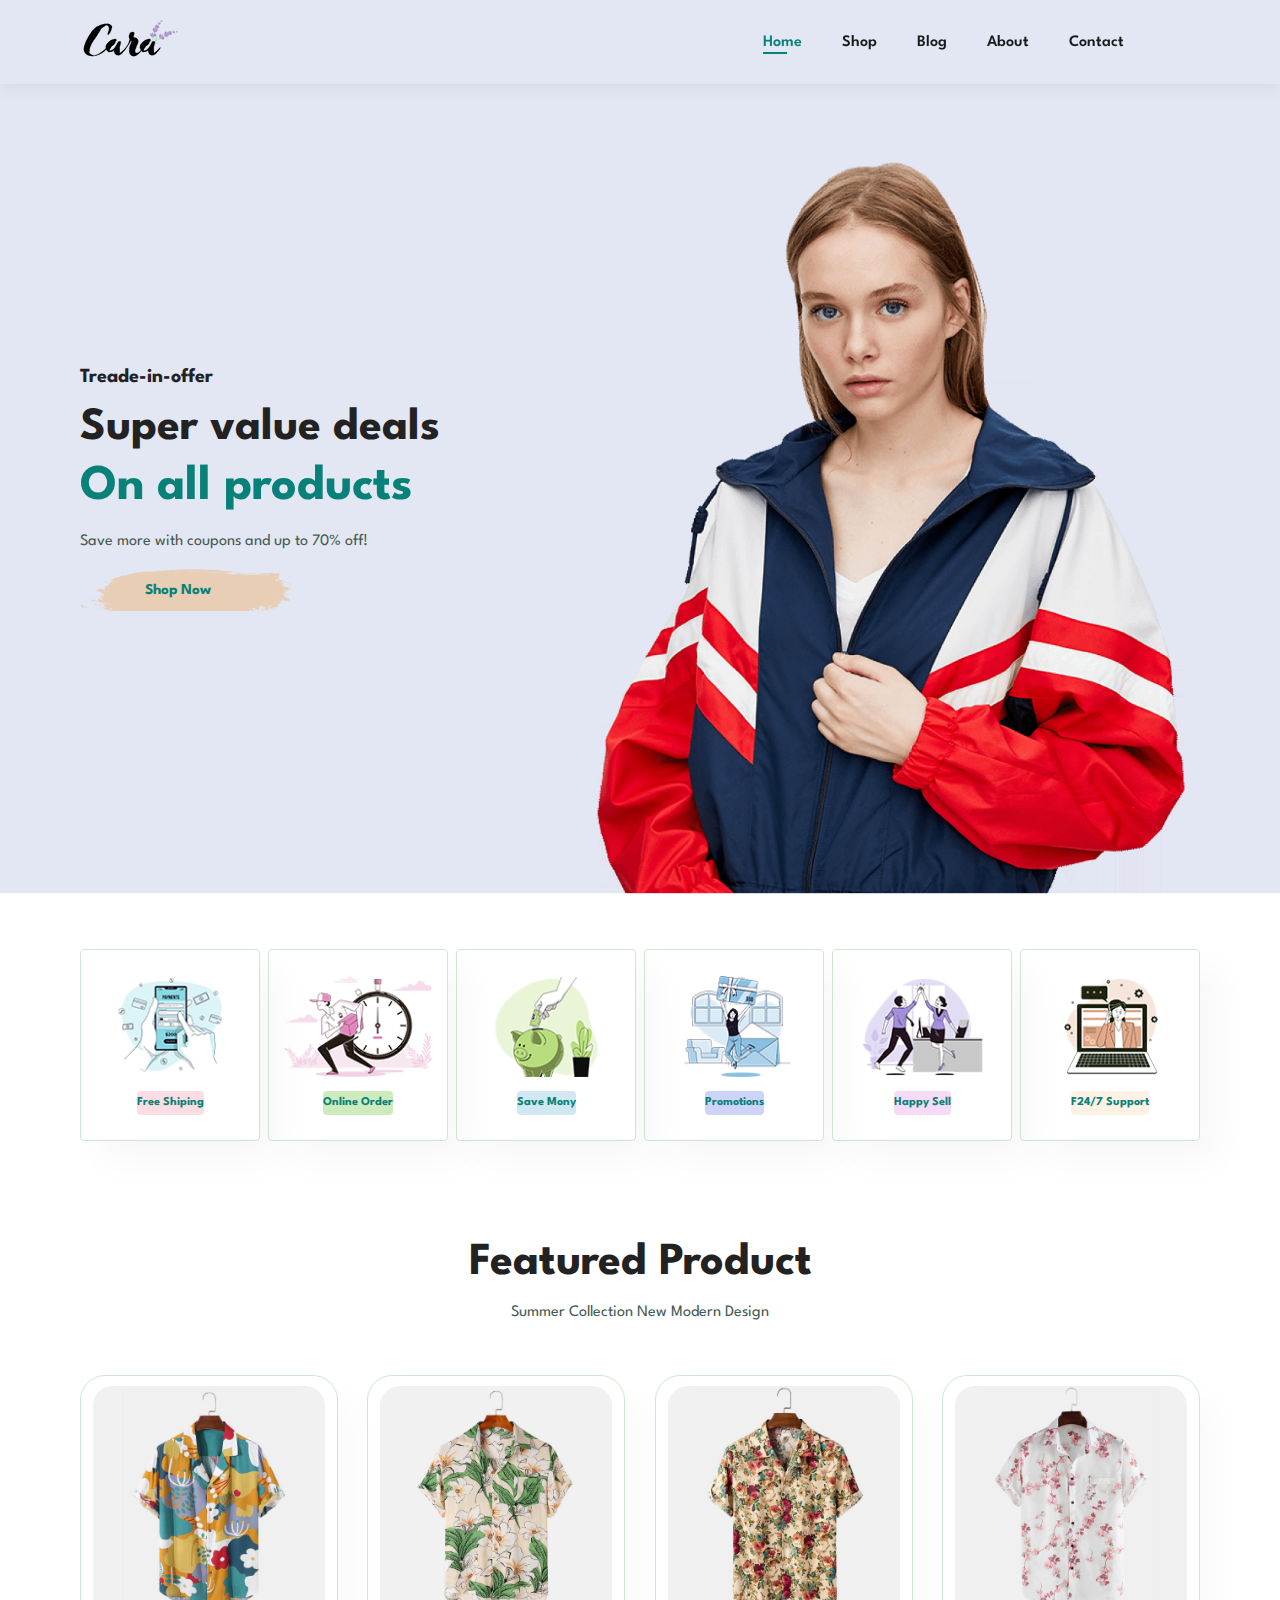
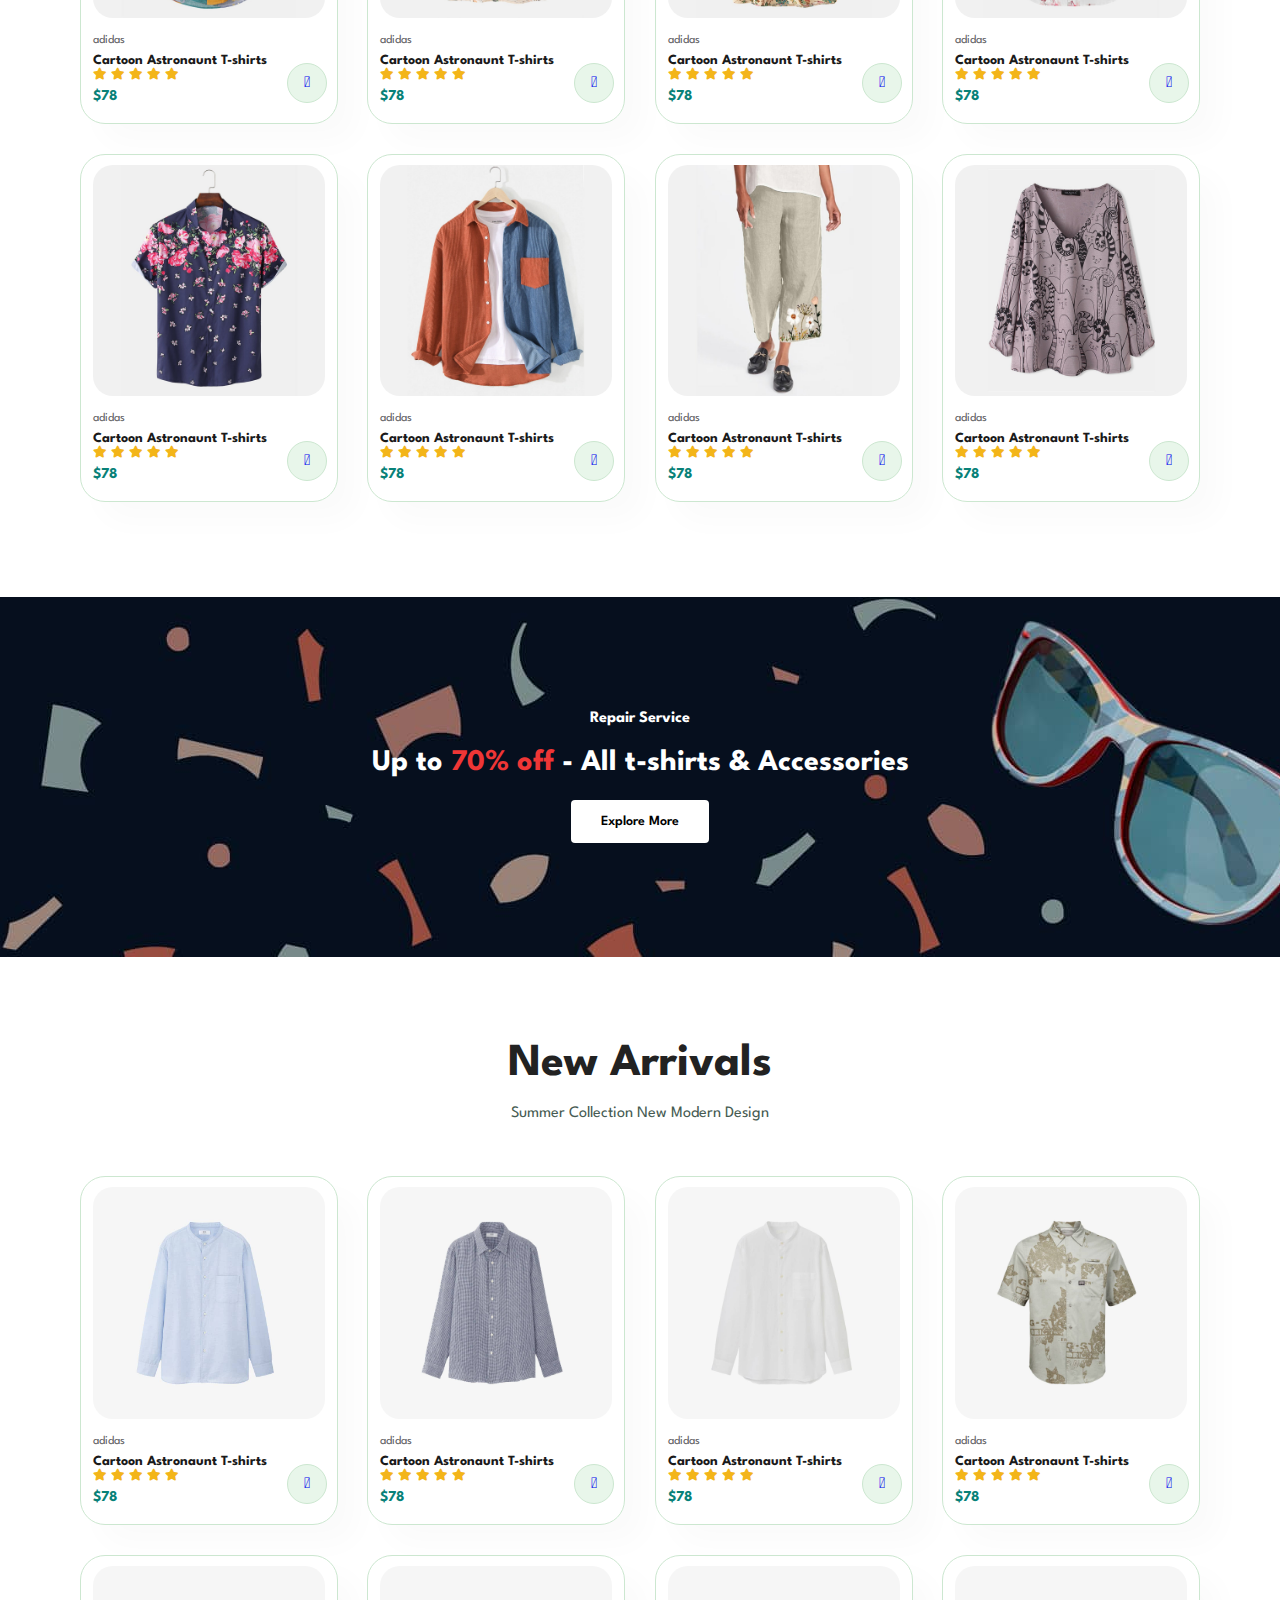
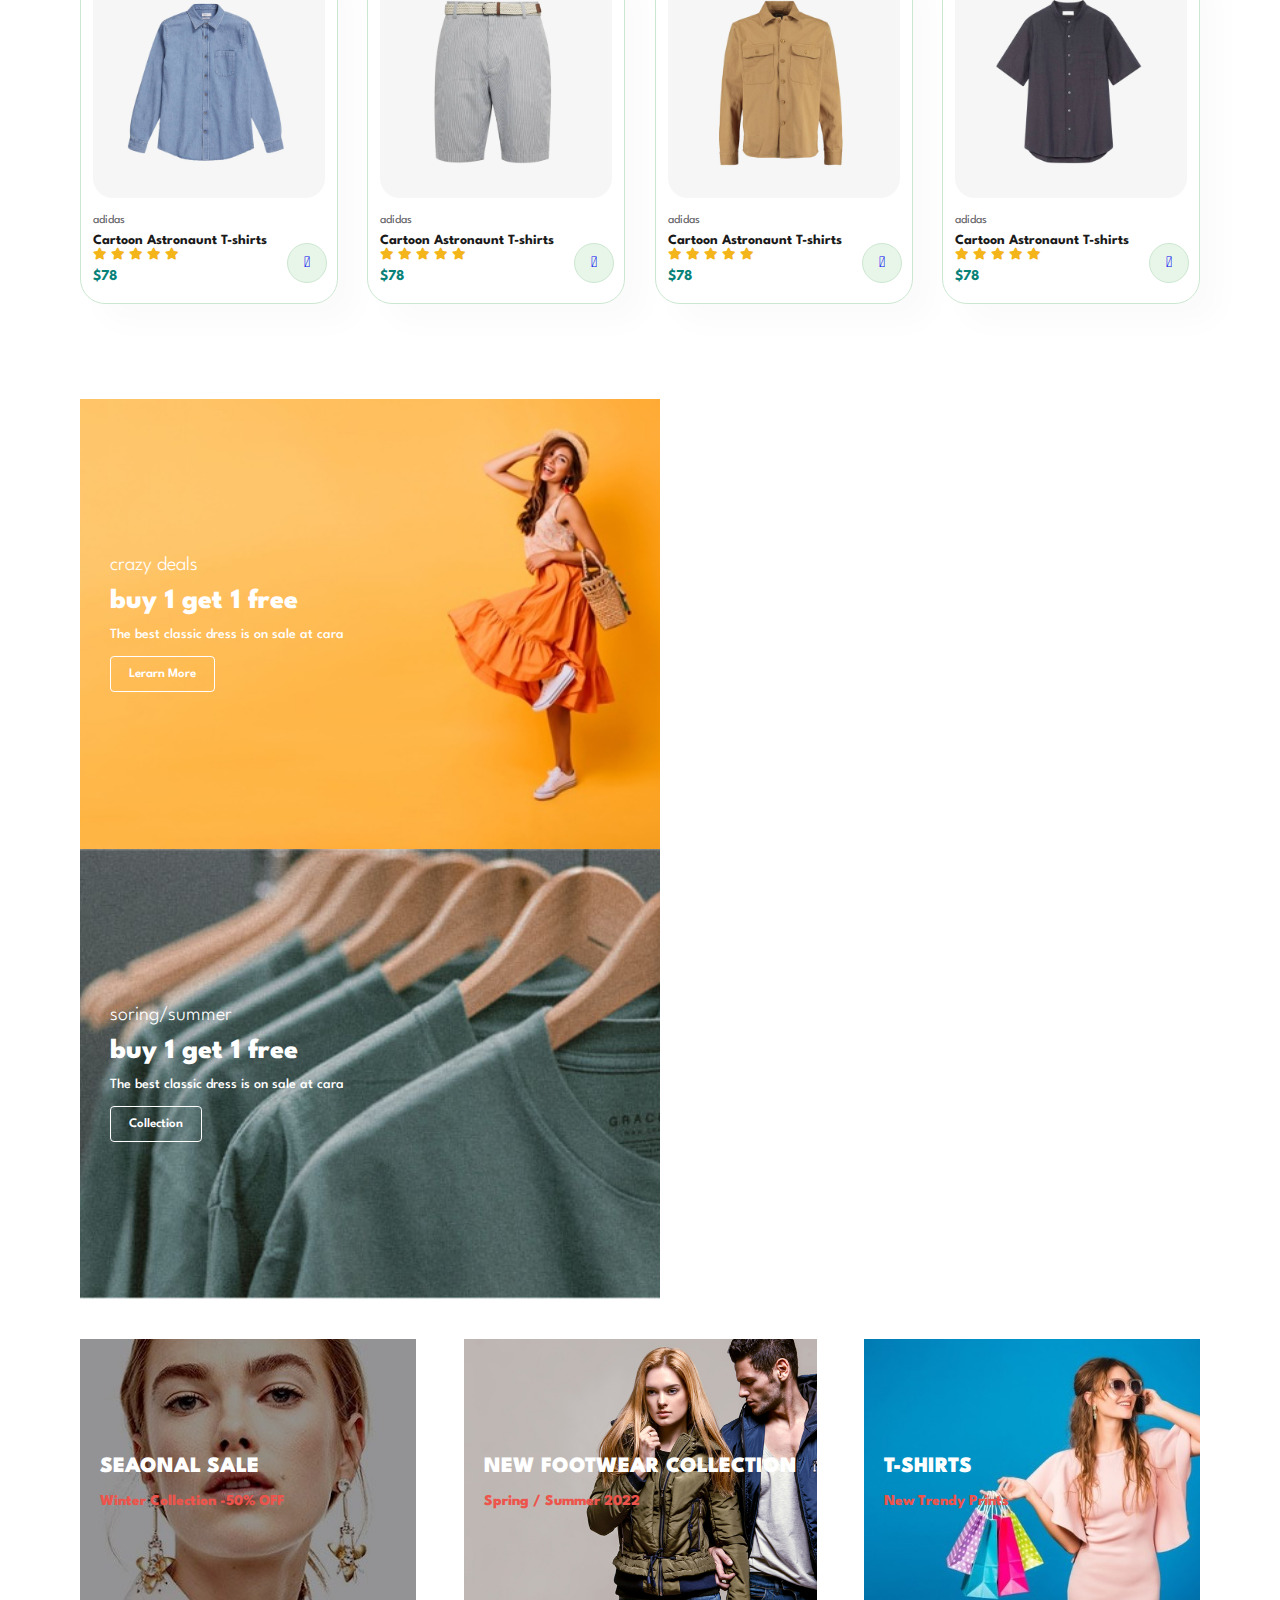
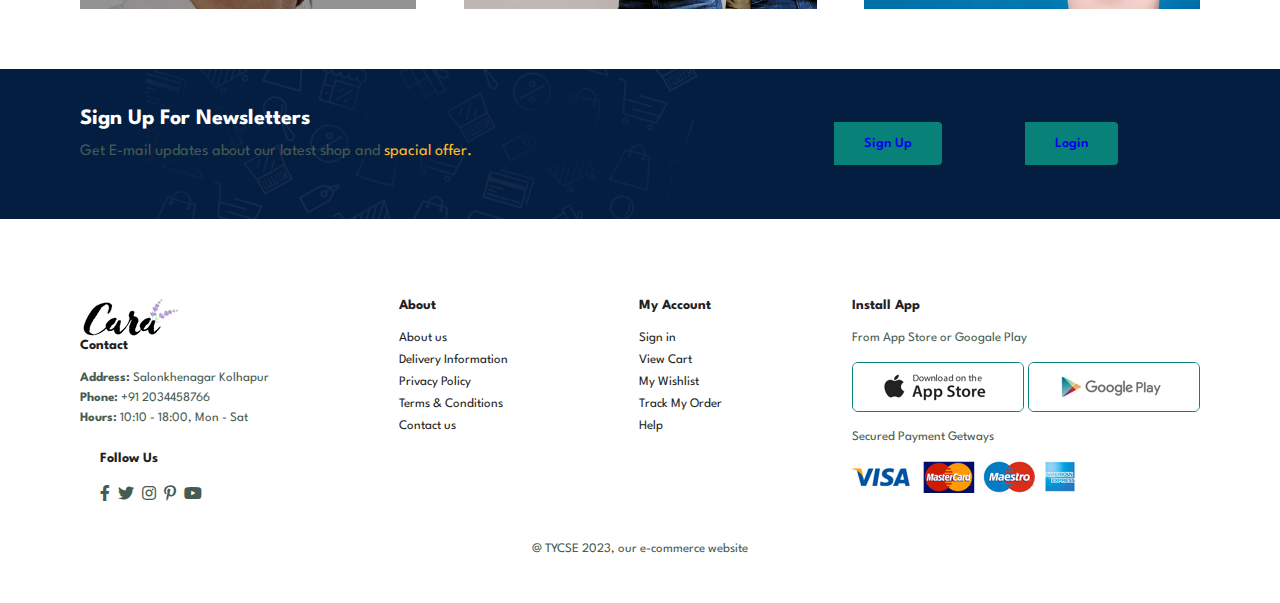
<file: Cara_Web/index.html>
<!DOCTYPE html>
<html lang="en">

<head>
    <meta charset="UTF-8">
    <meta http-equiv="X-UA-Compatible" content="IE=edge">
    <meta name="viewport" content="width=device-width, initial-scale=1.0">
    <title>Ecommerce Web</title>
    <link rel="stylesheet" href="https://pro.fontawesome.com/releases/v5.10.0/css/all.css" />

    <link rel="stylesheet" href="style.css">
</head>

<body>
    <section id="header">
        <a href="#"><img src="img/logo.png" alt=""></a>
        <div>
            <ul id="navbar">
                <li><a class="active" href="index.html">Home</a></li>
                <li><a href="shop.html">Shop</a></li>
                <li><a href="blog.html">Blog</a></li>
                <li><a href="about.html">About</a></li>
                <li><a href="contact.html">Contact</a></li>
                <li id="lg-bag"><a href="cart.html"><i class="far fa-shopping-cart" aria-hidden="true"></i></a></li>
                <a href="#" id="close"><i class="far fa-times"></i></a>

            </ul>
        </div>

        <div id="mobile">

            <a href="cart.html"><i class="fa fa-shopping-cart" aria-hidden="true"></i></a>
            <i id="bar" class="fas fa-outdent"></i>
        </div>

    </section>

    <section id="hero">
        <h4>Treade-in-offer</h4>
        <h2>Super value deals</h2>
        <h1>On all products</h1>
        <p>Save more with coupons and up to 70% off!</p>
        <button>Shop Now</button>
    </section>

    <section id="feature" class="section-p1">
        <div class="fe-box">
            <img src="img/features/f1.png" alt="">
            <h6>Free Shiping</h6>
        </div>
        <div class="fe-box">
            <img src="img/features/f2.png" alt="">
            <h6>Online Order</h6>
        </div>
        <div class="fe-box">
            <img src="img/features/f3.png" alt="">
            <h6>Save Mony</h6>
        </div>
        <div class="fe-box">
            <img src="img/features/f4.png" alt="">
            <h6>Promotions</h6>
        </div>
        <div class="fe-box">
            <img src="img/features/f5.png" alt="">
            <h6>Happy Sell</h6>
        </div>
        <div class="fe-box">
            <img src="img/features/f6.png" alt="">
            <h6>F24/7 Support</h6>
        </div>
    </section>

    <section id="product1" class="section-p1">
        <h2>Featured Product</h2>
        <p>Summer Collection New Modern Design</p>
        <div class="pro-container">
            <div class="pro">
                <img src="img/products/f1.jpg" alt="">
                <div class="des">
                    <span>adidas</span>
                    <h5>Cartoon Astronaunt T-shirts</h5>
                    <div class="star">
                        <i class="fas fa-star"></i>
                        <i class="fas fa-star"></i>
                        <i class="fas fa-star"></i>
                        <i class="fas fa-star"></i>
                        <i class="fas fa-star"></i>
                    </div>
                    <h4>$78</h4>

                </div>
                <a href="#"><i class="fal fa-shopping-cart cart"></i></a>
            </div>
            <div class="pro">
                <img src="img/products/f2.jpg" alt="">
                <div class="des">
                    <span>adidas</span>
                    <h5>Cartoon Astronaunt T-shirts</h5>
                    <div class="star">
                        <i class="fas fa-star"></i>
                        <i class="fas fa-star"></i>
                        <i class="fas fa-star"></i>
                        <i class="fas fa-star"></i>
                        <i class="fas fa-star"></i>
                    </div>
                    <h4>$78</h4>

                </div>
                <a href="#"><i class="fal fa-shopping-cart cart"></i></a>
            </div>
            <div class="pro">
                <img src="img/products/f3.jpg" alt="">
                <div class="des">
                    <span>adidas</span>
                    <h5>Cartoon Astronaunt T-shirts</h5>
                    <div class="star">
                        <i class="fas fa-star"></i>
                        <i class="fas fa-star"></i>
                        <i class="fas fa-star"></i>
                        <i class="fas fa-star"></i>
                        <i class="fas fa-star"></i>
                    </div>
                    <h4>$78</h4>

                </div>
                <a href="#"><i class="fal fa-shopping-cart cart"></i></a>
            </div>
            <div class="pro">
                <img src="img/products/f4.jpg" alt="">
                <div class="des">
                    <span>adidas</span>
                    <h5>Cartoon Astronaunt T-shirts</h5>
                    <div class="star">
                        <i class="fas fa-star"></i>
                        <i class="fas fa-star"></i>
                        <i class="fas fa-star"></i>
                        <i class="fas fa-star"></i>
                        <i class="fas fa-star"></i>
                    </div>
                    <h4>$78</h4>

                </div>
                <a href="#"><i class="fal fa-shopping-cart cart"></i></a>
            </div>
            <div class="pro">
                <img src="img/products/f5.jpg" alt="">
                <div class="des">
                    <span>adidas</span>
                    <h5>Cartoon Astronaunt T-shirts</h5>
                    <div class="star">
                        <i class="fas fa-star"></i>
                        <i class="fas fa-star"></i>
                        <i class="fas fa-star"></i>
                        <i class="fas fa-star"></i>
                        <i class="fas fa-star"></i>
                    </div>
                    <h4>$78</h4>

                </div>
                <a href="#"><i class="fal fa-shopping-cart cart"></i></a>
            </div>
            <div class="pro">
                <img src="img/products/f6.jpg" alt="">
                <div class="des">
                    <span>adidas</span>
                    <h5>Cartoon Astronaunt T-shirts</h5>
                    <div class="star">
                        <i class="fas fa-star"></i>
                        <i class="fas fa-star"></i>
                        <i class="fas fa-star"></i>
                        <i class="fas fa-star"></i>
                        <i class="fas fa-star"></i>
                    </div>
                    <h4>$78</h4>

                </div>
                <a href="#"><i class="fal fa-shopping-cart cart"></i></a>
            </div>
            <div class="pro">
                <img src="img/products/f7.jpg" alt="">
                <div class="des">
                    <span>adidas</span>
                    <h5>Cartoon Astronaunt T-shirts</h5>
                    <div class="star">
                        <i class="fas fa-star"></i>
                        <i class="fas fa-star"></i>
                        <i class="fas fa-star"></i>
                        <i class="fas fa-star"></i>
                        <i class="fas fa-star"></i>
                    </div>
                    <h4>$78</h4>

                </div>
                <a href="#"><i class="fal fa-shopping-cart cart"></i></a>
            </div>
            <div class="pro">
                <img src="img/products/f8.jpg" alt="">
                <div class="des">
                    <span>adidas</span>
                    <h5>Cartoon Astronaunt T-shirts</h5>
                    <div class="star">
                        <i class="fas fa-star"></i>
                        <i class="fas fa-star"></i>
                        <i class="fas fa-star"></i>
                        <i class="fas fa-star"></i>
                        <i class="fas fa-star"></i>
                    </div>
                    <h4>$78</h4>

                </div>
                <a href="#"><i class="fal fa-shopping-cart cart"></i></a>
            </div>
        </div>

    </section>

    <section id="banner" class="section-m1">
        <h4>Repair Service</h4>
        <h2>Up to <span>70% off</span> - All t-shirts & Accessories</h2>
        <button class="normal">Explore More</button>
    </section>

    <section id="product1" class="section-p1">
        <h2>New Arrivals</h2>
        <p>Summer Collection New Modern Design</p>
        <div class="pro-container">
            <div class="pro">
                <img src="img/products/n1.jpg" alt="">
                <div class="des">
                    <span>adidas</span>
                    <h5>Cartoon Astronaunt T-shirts</h5>
                    <div class="star">
                        <i class="fas fa-star"></i>
                        <i class="fas fa-star"></i>
                        <i class="fas fa-star"></i>
                        <i class="fas fa-star"></i>
                        <i class="fas fa-star"></i>
                    </div>
                    <h4>$78</h4>

                </div>
                <a href="#"><i class="fal fa-shopping-cart cart"></i></a>
            </div>
            <div class="pro">
                <img src="img/products/n2.jpg" alt="">
                <div class="des">
                    <span>adidas</span>
                    <h5>Cartoon Astronaunt T-shirts</h5>
                    <div class="star">
                        <i class="fas fa-star"></i>
                        <i class="fas fa-star"></i>
                        <i class="fas fa-star"></i>
                        <i class="fas fa-star"></i>
                        <i class="fas fa-star"></i>
                    </div>
                    <h4>$78</h4>

                </div>
                <a href="#"><i class="fal fa-shopping-cart cart"></i></a>
            </div>
            <div class="pro">
                <img src="img/products/n3.jpg" alt="">
                <div class="des">
                    <span>adidas</span>
                    <h5>Cartoon Astronaunt T-shirts</h5>
                    <div class="star">
                        <i class="fas fa-star"></i>
                        <i class="fas fa-star"></i>
                        <i class="fas fa-star"></i>
                        <i class="fas fa-star"></i>
                        <i class="fas fa-star"></i>
                    </div>
                    <h4>$78</h4>

                </div>
                <a href="#"><i class="fal fa-shopping-cart cart"></i></a>
            </div>
            <div class="pro">
                <img src="img/products/n4.jpg" alt="">
                <div class="des">
                    <span>adidas</span>
                    <h5>Cartoon Astronaunt T-shirts</h5>
                    <div class="star">
                        <i class="fas fa-star"></i>
                        <i class="fas fa-star"></i>
                        <i class="fas fa-star"></i>
                        <i class="fas fa-star"></i>
                        <i class="fas fa-star"></i>
                    </div>
                    <h4>$78</h4>

                </div>
                <a href="#"><i class="fal fa-shopping-cart cart"></i></a>
            </div>
            <div class="pro">
                <img src="img/products/n5.jpg" alt="">
                <div class="des">
                    <span>adidas</span>
                    <h5>Cartoon Astronaunt T-shirts</h5>
                    <div class="star">
                        <i class="fas fa-star"></i>
                        <i class="fas fa-star"></i>
                        <i class="fas fa-star"></i>
                        <i class="fas fa-star"></i>
                        <i class="fas fa-star"></i>
                    </div>
                    <h4>$78</h4>

                </div>
                <a href="#"><i class="fal fa-shopping-cart cart"></i></a>
            </div>
            <div class="pro">
                <img src="img/products/n6.jpg" alt="">
                <div class="des">
                    <span>adidas</span>
                    <h5>Cartoon Astronaunt T-shirts</h5>
                    <div class="star">
                        <i class="fas fa-star"></i>
                        <i class="fas fa-star"></i>
                        <i class="fas fa-star"></i>
                        <i class="fas fa-star"></i>
                        <i class="fas fa-star"></i>
                    </div>
                    <h4>$78</h4>

                </div>
                <a href="#"><i class="fal fa-shopping-cart cart"></i></a>
            </div>
            <div class="pro">
                <img src="img/products/n7.jpg" alt="">
                <div class="des">
                    <span>adidas</span>
                    <h5>Cartoon Astronaunt T-shirts</h5>
                    <div class="star">
                        <i class="fas fa-star"></i>
                        <i class="fas fa-star"></i>
                        <i class="fas fa-star"></i>
                        <i class="fas fa-star"></i>
                        <i class="fas fa-star"></i>
                    </div>
                    <h4>$78</h4>

                </div>
                <a href="#"><i class="fal fa-shopping-cart cart"></i></a>
            </div>
            <div class="pro">
                <img src="img/products/n8.jpg" alt="">
                <div class="des">
                    <span>adidas</span>
                    <h5>Cartoon Astronaunt T-shirts</h5>
                    <div class="star">
                        <i class="fas fa-star"></i>
                        <i class="fas fa-star"></i>
                        <i class="fas fa-star"></i>
                        <i class="fas fa-star"></i>
                        <i class="fas fa-star"></i>
                    </div>
                    <h4>$78</h4>

                </div>
                <a href="#"><i class="fal fa-shopping-cart cart"></i></a>
            </div>
        </div>

    </section>

    <section id="sm-banner" class="section-p1">
        <div class="banner-box">
            <h4>crazy deals</h4>
            <h2>buy 1 get 1 free</h2>
            <span>The best classic dress is on sale at cara</span>
            <button class="white">Lerarn More</button>

        </div>
        <div class="banner-box banner-box2">
            <h4>soring/summer</h4>
            <h2>buy 1 get 1 free</h2>
            <span>The best classic dress is on sale at cara</span>
            <button class="white">Collection</button>

        </div>

    </section>

    <section id="banner-3">
        <div class="banner-box">
            <h2>SEAONAL SALE</h2>
            <h3>Winter Collection -50% OFF</h3>
        </div>
        <div class="banner-box banner-box2">
            <h2>NEW FOOTWEAR COLLECTION</h2>
            <h3>Spring / Summer 2022</h3>
        </div>
        <div class="banner-box banner-box3">
            <h2>T-SHIRTS</h2>
            <h3>New Trendy Prints</h3>
        </div>
    </section>

    <section id="newsletter" class="section-p1 section-m1">
        <div class="newstext">
            <h4>Sign Up For Newsletters</h4>
            <p>Get E-mail updates about our latest shop and <span>spacial offer.</span></p>
        </div>

        <div class="form">
           
            <button class="normal"><a href="signup.html">Sign Up</a> </button>
            <button class="normal"><a href="login.html">Login</a> </button>
        </div>
      
    </section>

    <footer class="section-p1">
        <div class="col">
            <img class="logo" src="img/logo.png" alt="">
            <h4>Contact</h4>
            <p><strong>Address: </strong>Salonkhenagar Kolhapur</p>
            <p><strong>Phone: </strong>+91 2034458766</p>
            <p><strong>Hours: </strong>10:10 - 18:00, Mon - Sat</p>

            <div class="follow">
                <h4>Follow Us</h4>

                <div class="icon">
                    <i class="fab fa-facebook-f"></i>
                    <i class="fab fa-twitter"></i>
                    <i class="fab fa-instagram"></i>
                    <i class="fab fa-pinterest-p"></i>
                    <i class="fab fa-youtube"></i>
                </div>
            </div>
        </div>

        <div class="col">
            <h4>About</h4>
            <a href="#">About us</a>
            <a href="#">Delivery Information</a>
            <a href="#">Privacy Policy</a>
            <a href="#">Terms & Conditions</a>
            <a href="#">Contact us</a>

        </div>
        <div class="col">
            <h4>My Account</h4>
            <a href="#">Sign in</a>
            <a href="#">View Cart</a>
            <a href="#">My Wishlist</a>
            <a href="#">Track My Order</a>
            <a href="#">Help</a>

        </div>

        <div class="col install">
            <h4>Install App</h4>
            <p>From App Store or Googale Play</p>
            <div class="row">
                <img src="img/pay/app.jpg" alt="">
                <img src="img/pay/play.jpg" alt="">

            </div>
            <p>Secured Payment Getways</p>
            <img src="img/pay/pay.png" alt="">
        </div>

        <div class="copyright">
            <p>@ TYCSE 2023, our e-commerce website</p>
        </div>

    </footer>





    <script src="script.js"></script>
</body>

</html>
</file>
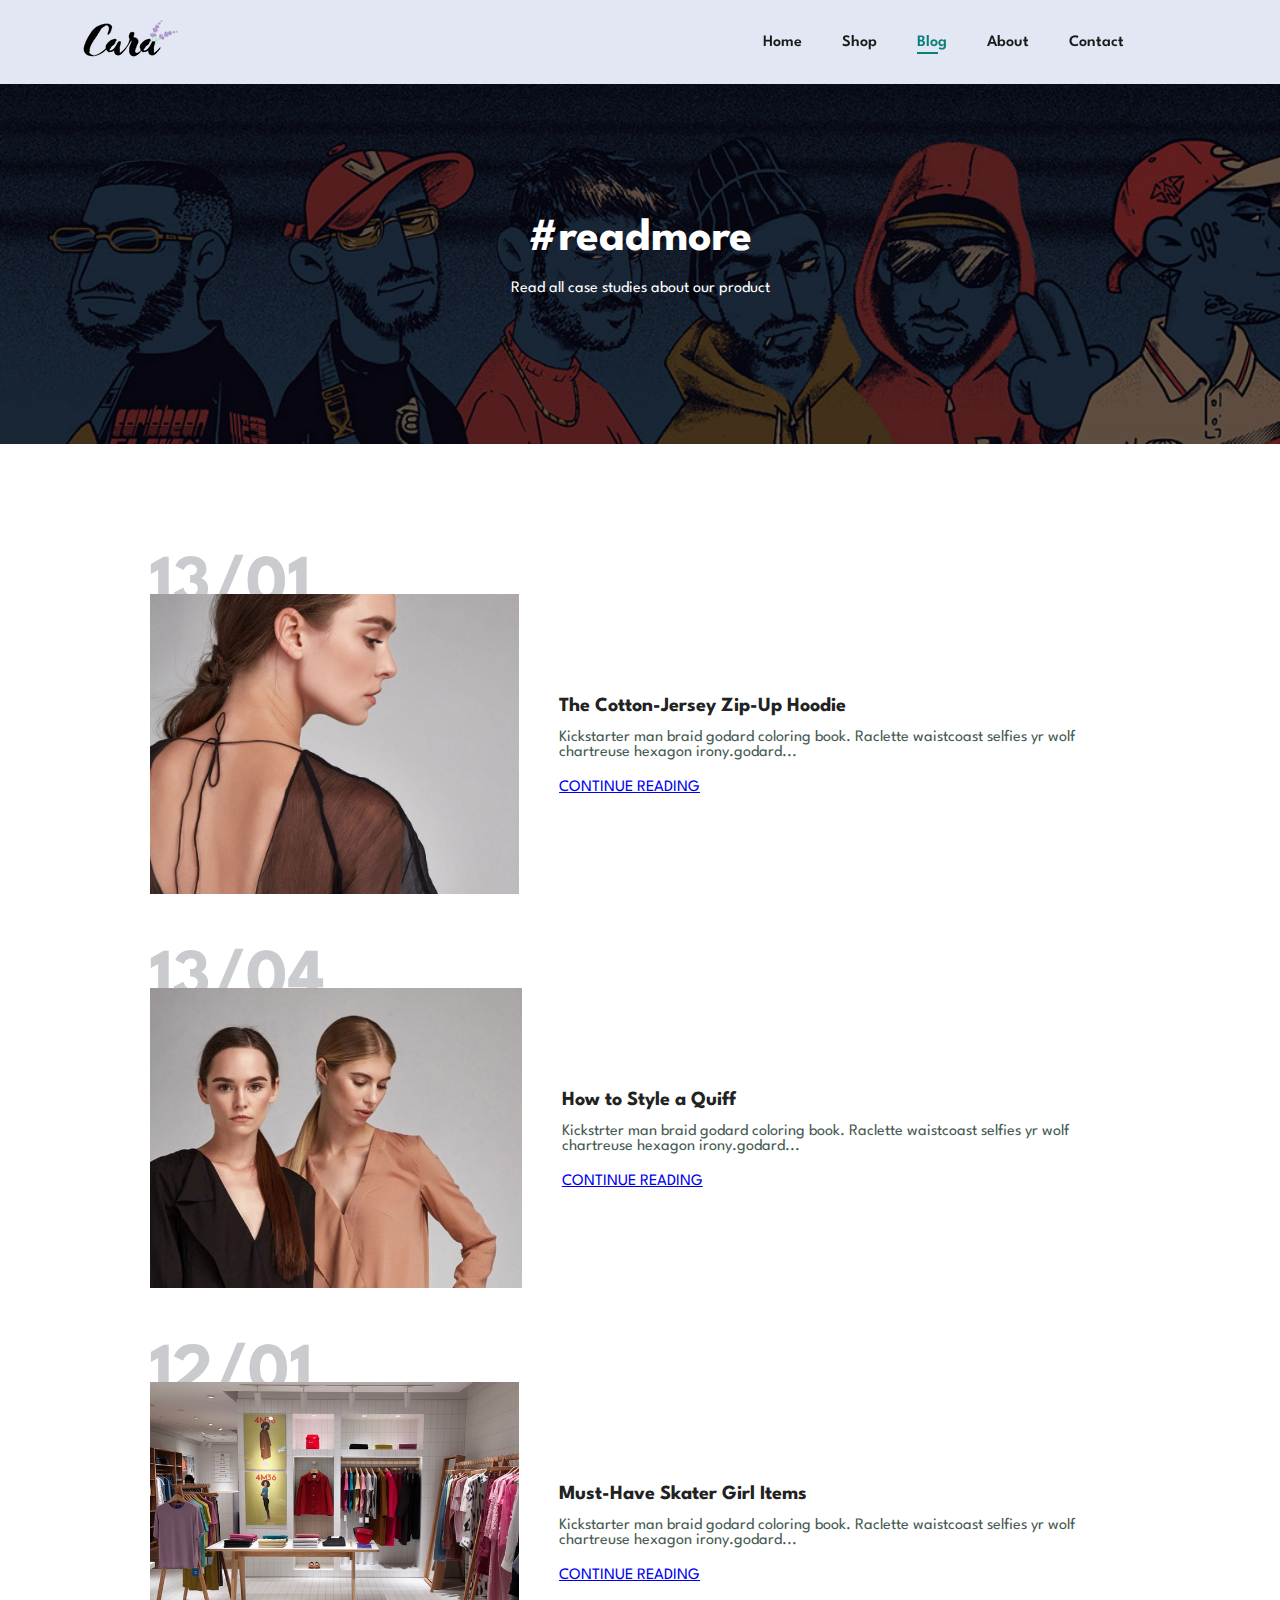
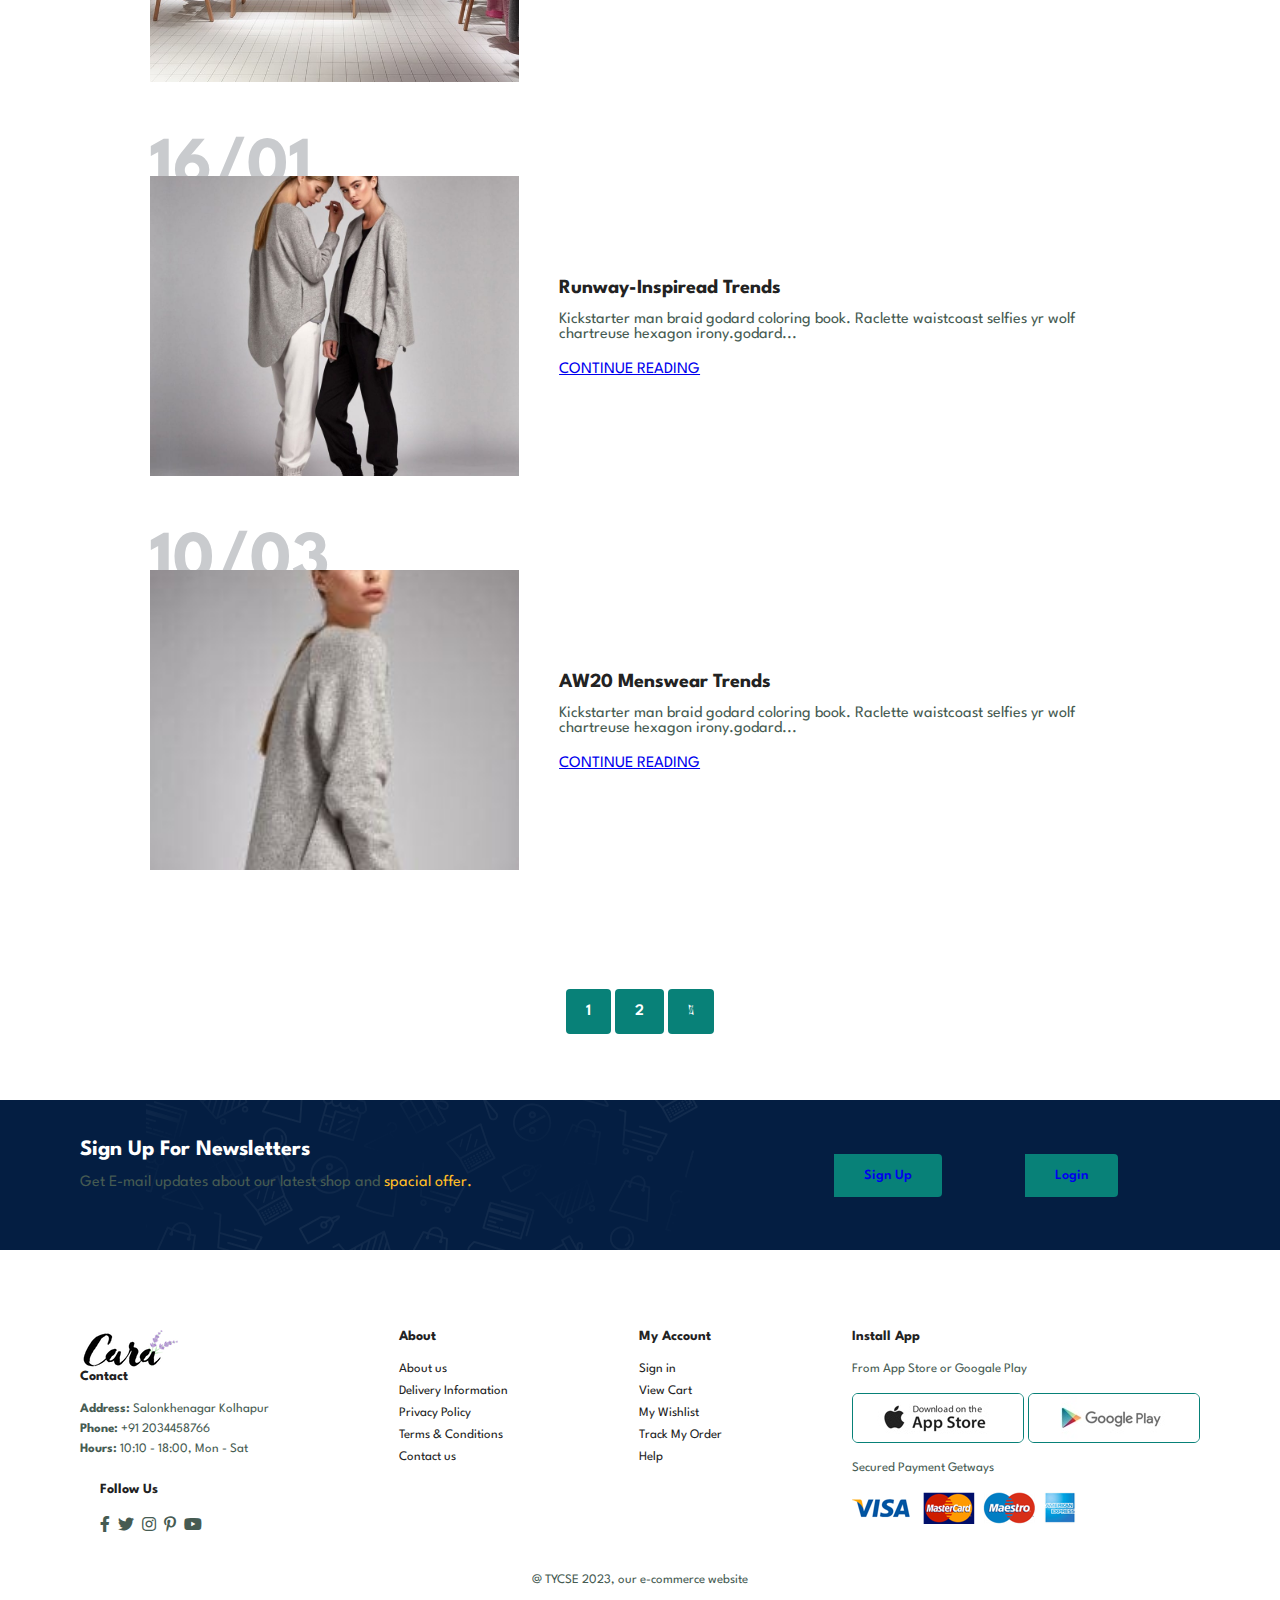
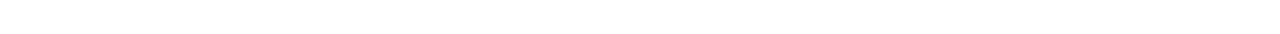
<file: Cara_Web/blog.html>
<!DOCTYPE html>
<html lang="en">

<head>
    <meta charset="UTF-8">
    <meta http-equiv="X-UA-Compatible" content="IE=edge">
    <meta name="viewport" content="width=device-width, initial-scale=1.0">
    <title>Tech2etc Ecommerce Tutorial</title>
    <link rel="stylesheet" href="https://pro.fontawesome.com/releases/v5.10.0/css/all.css" />

    <link rel="stylesheet" href="style.css">
</head>

<body>
    <section id="header">
        <a href="#"><img src="img/logo.png" alt=""></a>
        <div>
            <ul id="navbar">
                <li><a href="index.html">Home</a></li>
                <li><a href="shop.html">Shop</a></li>
                <li><a class="active" href="blog.html">Blog</a></li>
                <li><a href="about.html">About</a></li>
                <li><a href="contact.html">Contact</a></li>
                <li id="lg-bag"><a href="cart.html"><i class="far fa-shopping-bag"></i></a></li>
                <a href="#" id="close"><i class="far fa-times "></i></a>
            </ul>
        </div>

        <div id="mobile">
            <a href="cart.html"><i class="far fa-shopping-bag"></i></a>
            <i id="bar" class="fas fa-outdent"></i>
        </div>

    </section>

    <section id="page-header" class="blog-header">
        <h2>#readmore</h2>
        <p>Read all case studies about our product</p>
    </section>

    <section id="blog">
        <div class="blog-box">
            <div class="blog-img">
                <img src="img/blog/b1.jpg" alt="">
            </div>
            <div class="blog-deatils">
                <h4>The Cotton-Jersey Zip-Up Hoodie</h4>
                <p>Kickstarter man braid godard coloring book. Raclette waistcoast selfies yr
                    wolf chartreuse hexagon irony.godard...
                </p>
                <a href="#">CONTINUE READING</a>

            </div>
            <h1>13/01</h1>
        </div>


        <div class="blog-box">
            <div class="blog-img">
                <img src="img/blog/b2.jpg" alt="">
            </div>
            <div class="blog-deatils">
                <h4>How to Style a Quiff</h4>
                <p>Kickstrter man braid godard coloring book. Raclette waistcoast selfies yr
                    wolf chartreuse hexagon irony.godard...
                </p>
                <a href="#">CONTINUE READING</a>

            </div>
            <h1>13/04</h1>
        </div>


        <div class="blog-box">
            <div class="blog-img">
                <img src="img/blog/b3.jpg" alt="">
            </div>
            <div class="blog-deatils">
                <h4>Must-Have Skater Girl Items</h4>
                <p>Kickstarter man braid godard coloring book. Raclette waistcoast selfies yr
                    wolf chartreuse hexagon irony.godard...
                </p>
                <a href="#">CONTINUE READING</a>

            </div>
            <h1>12/01</h1>
        </div>


        <div class="blog-box">
            <div class="blog-img">
                <img src="img/blog/b4.jpg" alt="">
            </div>
            <div class="blog-deatils">
                <h4>Runway-Inspiread Trends</h4>
                <p>Kickstarter man braid godard coloring book. Raclette waistcoast selfies yr
                    wolf chartreuse hexagon irony.godard...
                </p>
                <a href="#">CONTINUE READING</a>

            </div>
            <h1>16/01</h1>
        </div>


        <div class="blog-box">
            <div class="blog-img">
                <img src="img/blog/b5.jpg" alt="">
            </div>
            <div class="blog-deatils">
                <h4>AW20 Menswear Trends</h4>
                <p>Kickstarter man braid godard coloring book. Raclette waistcoast selfies yr
                    wolf chartreuse hexagon irony.godard...
                </p>
                <a href="#">CONTINUE READING</a>

            </div>
            <h1>10/03</h1>
        </div>





    </section>
    
    <section id="pagination" class="section-p1">
        <a href="#">1</a>
        <a href="#">2</a>
        <a href="#"><i class="fal fa-long-arrow-alt-right"></i></a>
    </section>

    <section id="newsletter" class="section-p1 section-m1">
        <div class="newstext">
            <h4>Sign Up For Newsletters</h4>
            <p>Get E-mail updates about our latest shop and <span>spacial offer.</span></p>
        </div>

        <div class="form">
           
            <button class="normal"><a href="signup.html">Sign Up</a> </button>
            <button class="normal"><a href="login.html">Login</a> </button>
        </div>
    </section>

    <footer class="section-p1">
        <div class="col">
            <img class="logo" src="img/logo.png" alt="">
            <h4>Contact</h4>
            <p><strong>Address: </strong>Salonkhenagar Kolhapur</p>
            <p><strong>Phone: </strong>+91 2034458766</p>
            <p><strong>Hours: </strong>10:10 - 18:00, Mon - Sat</p>

            <div class="follow">
                <h4>Follow Us</h4>

                <div class="icon">
                    <i class="fab fa-facebook-f"></i>
                    <i class="fab fa-twitter"></i>
                    <i class="fab fa-instagram"></i>
                    <i class="fab fa-pinterest-p"></i>
                    <i class="fab fa-youtube"></i>
                </div>
            </div>
        </div>

        <div class="col">
            <h4>About</h4>
            <a href="#">About us</a>
            <a href="#">Delivery Information</a>
            <a href="#">Privacy Policy</a>
            <a href="#">Terms & Conditions</a>
            <a href="#">Contact us</a>

        </div>
        <div class="col">
            <h4>My Account</h4>
            <a href="#">Sign in</a>
            <a href="#">View Cart</a>
            <a href="#">My Wishlist</a>
            <a href="#">Track My Order</a>
            <a href="#">Help</a>

        </div>

        <div class="col install">
            <h4>Install App</h4>
            <p>From App Store or Googale Play</p>
            <div class="row">
                <img src="img/pay/app.jpg" alt="">
                <img src="img/pay/play.jpg" alt="">

            </div>
            <p>Secured Payment Getways</p>
            <img src="img/pay/pay.png" alt="">
        </div>

        <div class="copyright">
            <p>@ TYCSE 2023, our e-commerce website</p>
        </div>

    </footer>



    <script src="script.js"></script>
</body>

</html>
</file>
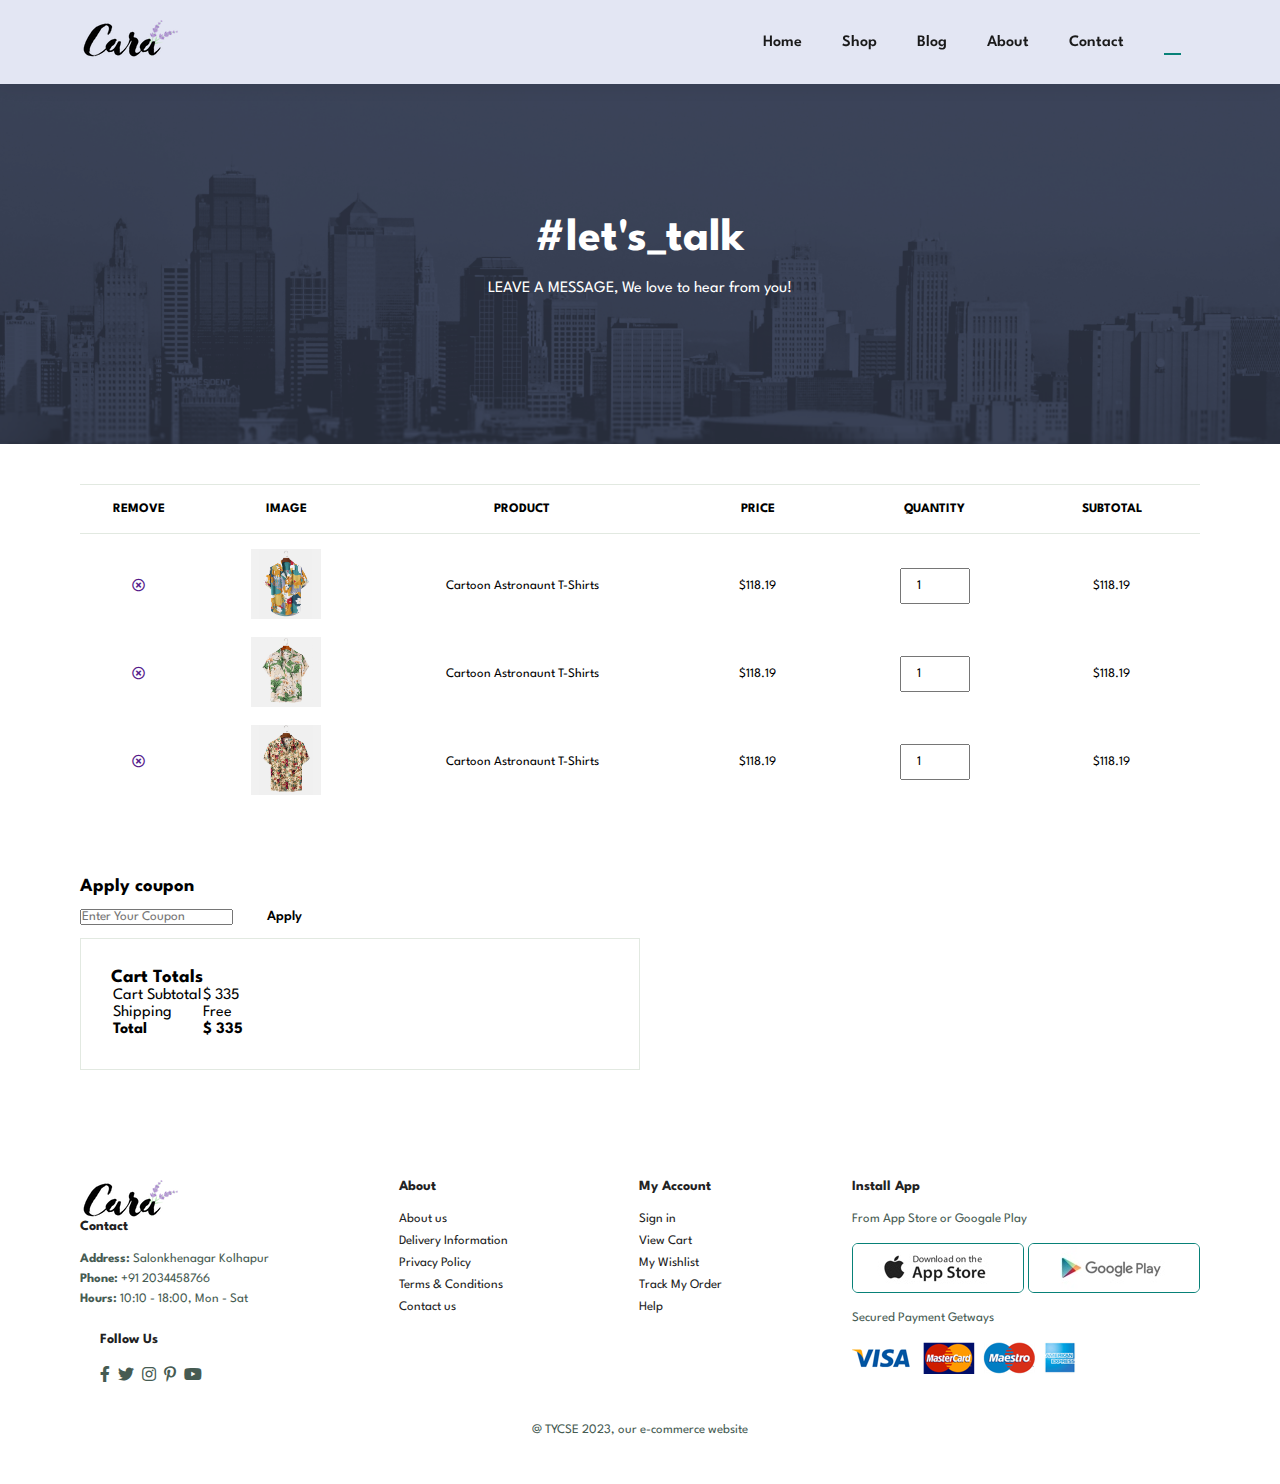
<file: Cara_Web/cart.html>
<!DOCTYPE html>
<html lang="en">

<head>
    <meta charset="UTF-8">
    <meta http-equiv="X-UA-Compatible" content="IE=edge">
    <meta name="viewport" content="width=device-width, initial-scale=1.0">
    <title>Document</title>

    <link rel="stylesheet" href="https://pro.fontawesome.com/releases/v5.10.0/css/all.css" />

    <link rel="stylesheet" href="style.css">
</head>

<body>
    <section id="header">
        <a href="#"><img src="img/logo.png" alt=""></a>
        <div>
            <ul id="navbar">
                <li><a href="index.html">Home</a></li>
                <li><a href="shop.html">Shop</a></li>
                <li><a href="blog.html">Blog</a></li>
                <li><a href="about.html">About</a></li>
                <li><a href="contact.html">Contact</a></li>
                <li id="lg-bag"><a class="active" href="cart.html"><i class="far fa-shopping-bag"></i></a></li>
                <a href="#" id="close"><i class="far fa-times "></i></a>
            </ul>
        </div>

        <div id="mobile">
            <a href="cart.html"><i class="far fa-shopping-bag"></i></a>
            <i id="bar" class="fas fa-outdent"></i>
        </div>

    </section>

    <section id="page-header" class="about-header">
        <h2>#let's_talk</h2>
        <p>LEAVE A MESSAGE, We love to hear from you!</p>
    </section>

    <section id="cart" class="section-p1">
        <table width="100%">
            <thead>
                <tr>
                    <td>Remove</td>
                    <td>Image</td>
                    <td>Product</td>
                    <td>Price</td>
                    <td>Quantity</td>
                    <td>Subtotal</td>
                </tr>
            </thead>

            <tbody>
                <tr>
                    <td><a href=""><i class="far fa-times-circle"></i></a></td>
                    <td><img src="img/products/f1.jpg" alt=""></td>
                    <td>Cartoon Astronaunt T-Shirts</td>
                    <td>$118.19</td>
                    <td><input type="number" value="1"></td>
                    <td>$118.19</td>

                </tr>
                <tr>
                    <td><a href=""><i class="far fa-times-circle"></i></a></td>
                    <td><img src="img/products/f2.jpg" alt=""></td>
                    <td>Cartoon Astronaunt T-Shirts</td>
                    <td>$118.19</td>
                    <td><input type="number" value="1"></td>
                    <td>$118.19</td>

                </tr>
                <tr>
                    <td><a href=""><i class="far fa-times-circle"></i></a></td>
                    <td><img src="img/products/f3.jpg" alt=""></td>
                    <td>Cartoon Astronaunt T-Shirts</td>
                    <td>$118.19</td>
                    <td><input type="number" value="1"></td>
                    <td>$118.19</td>

                </tr>
            </tbody>

        </table>

    </section>

    <section id="csrt-add" class="section-p1">
        <div id="coupon">
            <h3>Apply coupon</h3>
            <div>
                <input type="text" placeholder="Enter Your Coupon">
                <button class="normal">Apply</button>
            </div>
        </div>
        <div id="subtotal">
            <h3>Cart Totals</h3>
            <table>
                <tr>
                    <td>Cart Subtotal</td>
                    <td>$ 335</td>

                    

                </tr>
                <tr>
                    <td>Shipping</td>
                    <td>Free</td>
                </tr>

                <tr>
                    <td><strong>Total</strong></td>
                    <td><strong>$ 335</strong></td>
                </tr>
            </table>

        </div>
    </section>

    <footer class="section-p1">
        <div class="col">
            <img class="logo" src="img/logo.png" alt="">
            <h4>Contact</h4>
            <p><strong>Address: </strong>Salonkhenagar Kolhapur</p>
            <p><strong>Phone: </strong>+91 2034458766</p>
            <p><strong>Hours: </strong>10:10 - 18:00, Mon - Sat</p>

            <div class="follow">
                <h4>Follow Us</h4>

                <div class="icon">
                    <i class="fab fa-facebook-f"></i>
                    <i class="fab fa-twitter"></i>
                    <i class="fab fa-instagram"></i>
                    <i class="fab fa-pinterest-p"></i>
                    <i class="fab fa-youtube"></i>
                </div>
            </div>
        </div>

        <div class="col">
            <h4>About</h4>
            <a href="#">About us</a>
            <a href="#">Delivery Information</a>
            <a href="#">Privacy Policy</a>
            <a href="#">Terms & Conditions</a>
            <a href="#">Contact us</a>

        </div>
        <div class="col">
            <h4>My Account</h4>
            <a href="#">Sign in</a>
            <a href="#">View Cart</a>
            <a href="#">My Wishlist</a>
            <a href="#">Track My Order</a>
            <a href="#">Help</a>

        </div>

        <div class="col install">
            <h4>Install App</h4>
            <p>From App Store or Googale Play</p>
            <div class="row">
                <img src="img/pay/app.jpg" alt="">
                <img src="img/pay/play.jpg" alt="">

            </div>
            <p>Secured Payment Getways</p>
            <img src="img/pay/pay.png" alt="">
        </div>

        <div class="copyright">
            <p>@ TYCSE 2023, our e-commerce website</p>
        </div>

    </footer>


    <script src="script.js"></script>

</body>

</html>
</file>
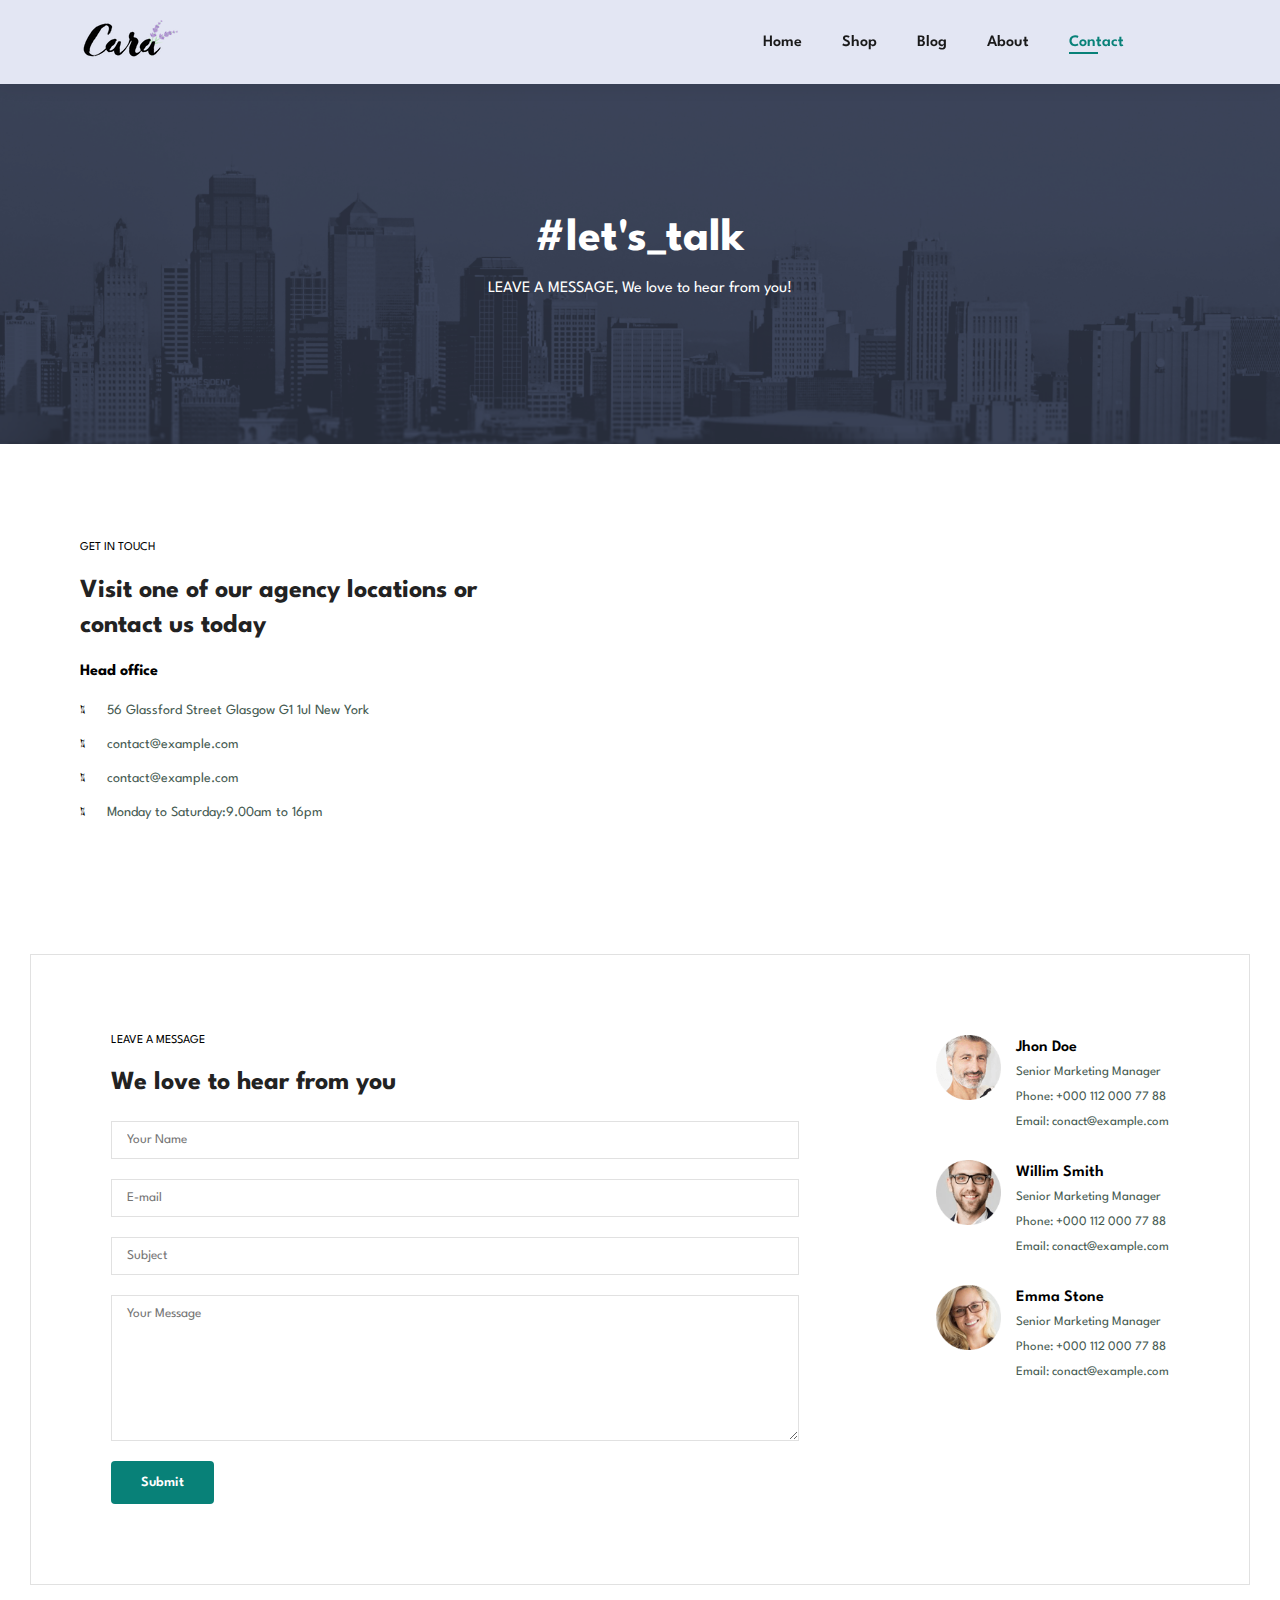
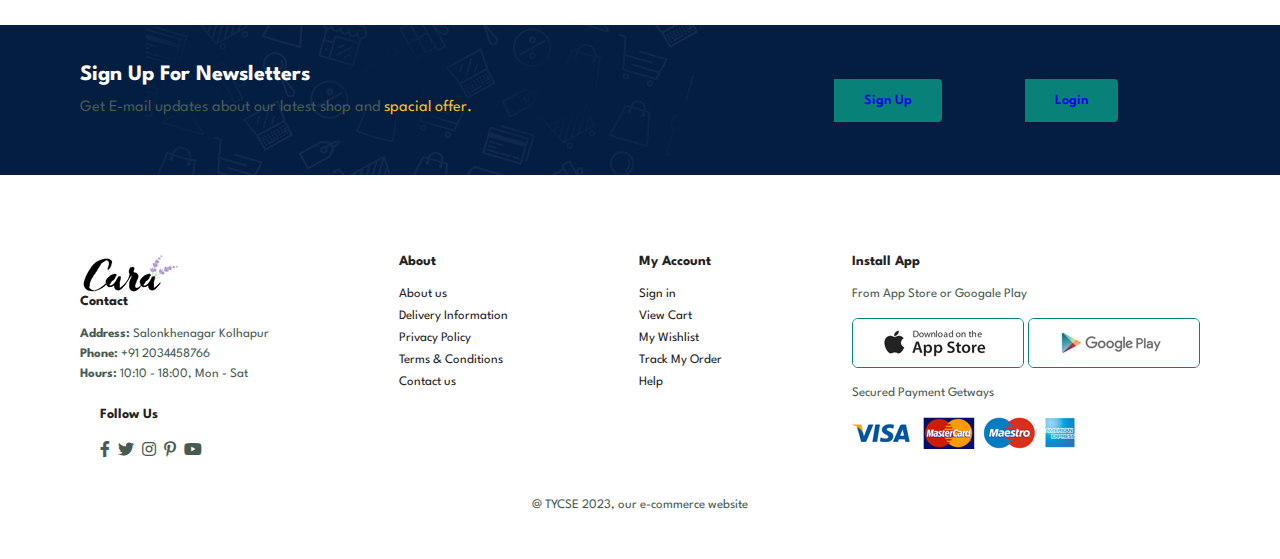
<file: Cara_Web/contact.html>
<!DOCTYPE html>
<html lang="en">

<head>
    <meta charset="UTF-8">
    <meta http-equiv="X-UA-Compatible" content="IE=edge">
    <meta name="viewport" content="width=device-width, initial-scale=1.0">
    <title>Document</title>

    <link rel="stylesheet" href="https://pro.fontawesome.com/releases/v5.10.0/css/all.css" />

    <link rel="stylesheet" href="style.css">
</head>

<body>
    <section id="header">
        <a href="#"><img src="img/logo.png" alt=""></a>
        <div>
            <ul id="navbar">
                <li><a href="index.html">Home</a></li>
                <li><a href="shop.html">Shop</a></li>
                <li><a href="blog.html">Blog</a></li>
                <li><a href="about.html">About</a></li>
                <li><a class="active" href="contact.html">Contact</a></li>
                <li id="lg-bag"><a href="cart.html"><i class="far fa-shopping-bag"></i></a></li>
                <a href="#" id="close"><i class="far fa-times "></i></a>
            </ul>
        </div>

        <div id="mobile">
            <a href="cart.html"><i class="far fa-shopping-bag"></i></a>
            <i id="bar" class="fas fa-outdent"></i>
        </div>

    </section>

    <section id="page-header" class="about-header">
        <h2>#let's_talk</h2>
        <p>LEAVE A MESSAGE, We love to hear from you!</p>
    </section>

    <section id="contact-details" class="section-p1">
        <div class="details">
            <span>GET IN TOUCH</span>
            <h2>Visit one of our agency locations or contact us today</h2>
            <h3>Head office</h3>
            <div>
                <li>
                    <i class="fal fa-map"></i>
                    <p>56 Glassford Street Glasgow G1 1ul New York</p>
                </li>
                <li>
                    <i class="fal fa-envelope"></i>
                    <p>contact@example.com</p>
                </li>
                <li>
                    <i class="fal fa-phone-alt"></i>
                    <p>contact@example.com</p>
                </li>
                <li>
                    <i class="fal fa-clock"></i>
                    <p>Monday to Saturday:9.00am to 16pm</p>
                </li>
            </div>
        </div>
        <div class="map">
            <iframe
                src="https://www.google.com/maps/embed?pb=!1m18!1m12!1m3!1d3821.9780222347754!2d74.2555867!3d16.677983200000003!2m3!1f0!2f0!3f0!3m2!1i1024!2i768!4f13.1!3m3!1m2!1s0x3bc0ffd80bd61a69%3A0xc9885e28a1cda627!2sShivaji%20University!5e0!3m2!1sen!2sin!4v1683916851024!5m2!1sen!2sin"
                width="600" height="450" style="border:0;" allowfullscreen="" loading="lazy"
                referrerpolicy="no-referrer-when-downgrade"></iframe>

        </div>
    </section>

    <section id="form-details">
        <form action="process_form.php" method="post">
            <span>LEAVE A MESSAGE</span>
            <h2>We love to hear from you</h2>
            <input type="text" name="name" placeholder="Your Name">
            <input type="text" name="email" placeholder="E-mail">
            <input type="text" name="subject" placeholder="Subject">
            <textarea name="message" cols="30" rows="10" placeholder="Your Message"></textarea>
            <button class="normal" type="submit">Submit</button>
        </form>


        <div class="people">
            <div>
                <img src="img/people/1.png" alt="">
                <p><span>Jhon Doe</span> Senior Marketing Manager <br> Phone: +000 112 000 77 88 <br>Email:
                    conact@example.com</p>
            </div>
            <div>
                <img src="img/people/2.png" alt="">
                <p><span>Willim Smith</span> Senior Marketing Manager <br> Phone: +000 112 000 77 88 <br>Email:
                    conact@example.com</p>
            </div>
            <div>
                <img src="img/people/3.png" alt="">
                <p><span>Emma Stone</span> Senior Marketing Manager <br> Phone: +000 112 000 77 88 <br>Email:
                    conact@example.com</p>
            </div>

        </div>
    </section>

    <section id="newsletter" class="section-p1 section-m1">
        <div class="newstext">
            <h4>Sign Up For Newsletters</h4>
            <p>Get E-mail updates about our latest shop and <span>spacial offer.</span></p>
        </div>

        <div class="form">

            <button class="normal"><a href="signup.html">Sign Up</a> </button>
            <button class="normal"><a href="login.html">Login</a> </button>
        </div>
    </section>

    <footer class="section-p1">
        <div class="col">
            <img class="logo" src="img/logo.png" alt="">
            <h4>Contact</h4>
            <p><strong>Address: </strong>Salonkhenagar Kolhapur</p>
            <p><strong>Phone: </strong>+91 2034458766</p>
            <p><strong>Hours: </strong>10:10 - 18:00, Mon - Sat</p>

            <div class="follow">
                <h4>Follow Us</h4>

                <div class="icon">
                    <i class="fab fa-facebook-f"></i>
                    <i class="fab fa-twitter"></i>
                    <i class="fab fa-instagram"></i>
                    <i class="fab fa-pinterest-p"></i>
                    <i class="fab fa-youtube"></i>
                </div>
            </div>
        </div>

        <div class="col">
            <h4>About</h4>
            <a href="#">About us</a>
            <a href="#">Delivery Information</a>
            <a href="#">Privacy Policy</a>
            <a href="#">Terms & Conditions</a>
            <a href="#">Contact us</a>

        </div>
        <div class="col">
            <h4>My Account</h4>
            <a href="#">Sign in</a>
            <a href="#">View Cart</a>
            <a href="#">My Wishlist</a>
            <a href="#">Track My Order</a>
            <a href="#">Help</a>

        </div>

        <div class="col install">
            <h4>Install App</h4>
            <p>From App Store or Googale Play</p>
            <div class="row">
                <img src="img/pay/app.jpg" alt="">
                <img src="img/pay/play.jpg" alt="">

            </div>
            <p>Secured Payment Getways</p>
            <img src="img/pay/pay.png" alt="">
        </div>

        <div class="copyright">
            <p>@ TYCSE 2023, our e-commerce website</p>
        </div>

    </footer>


    <script src="script.js"></script>

</body>

</html>
</file>
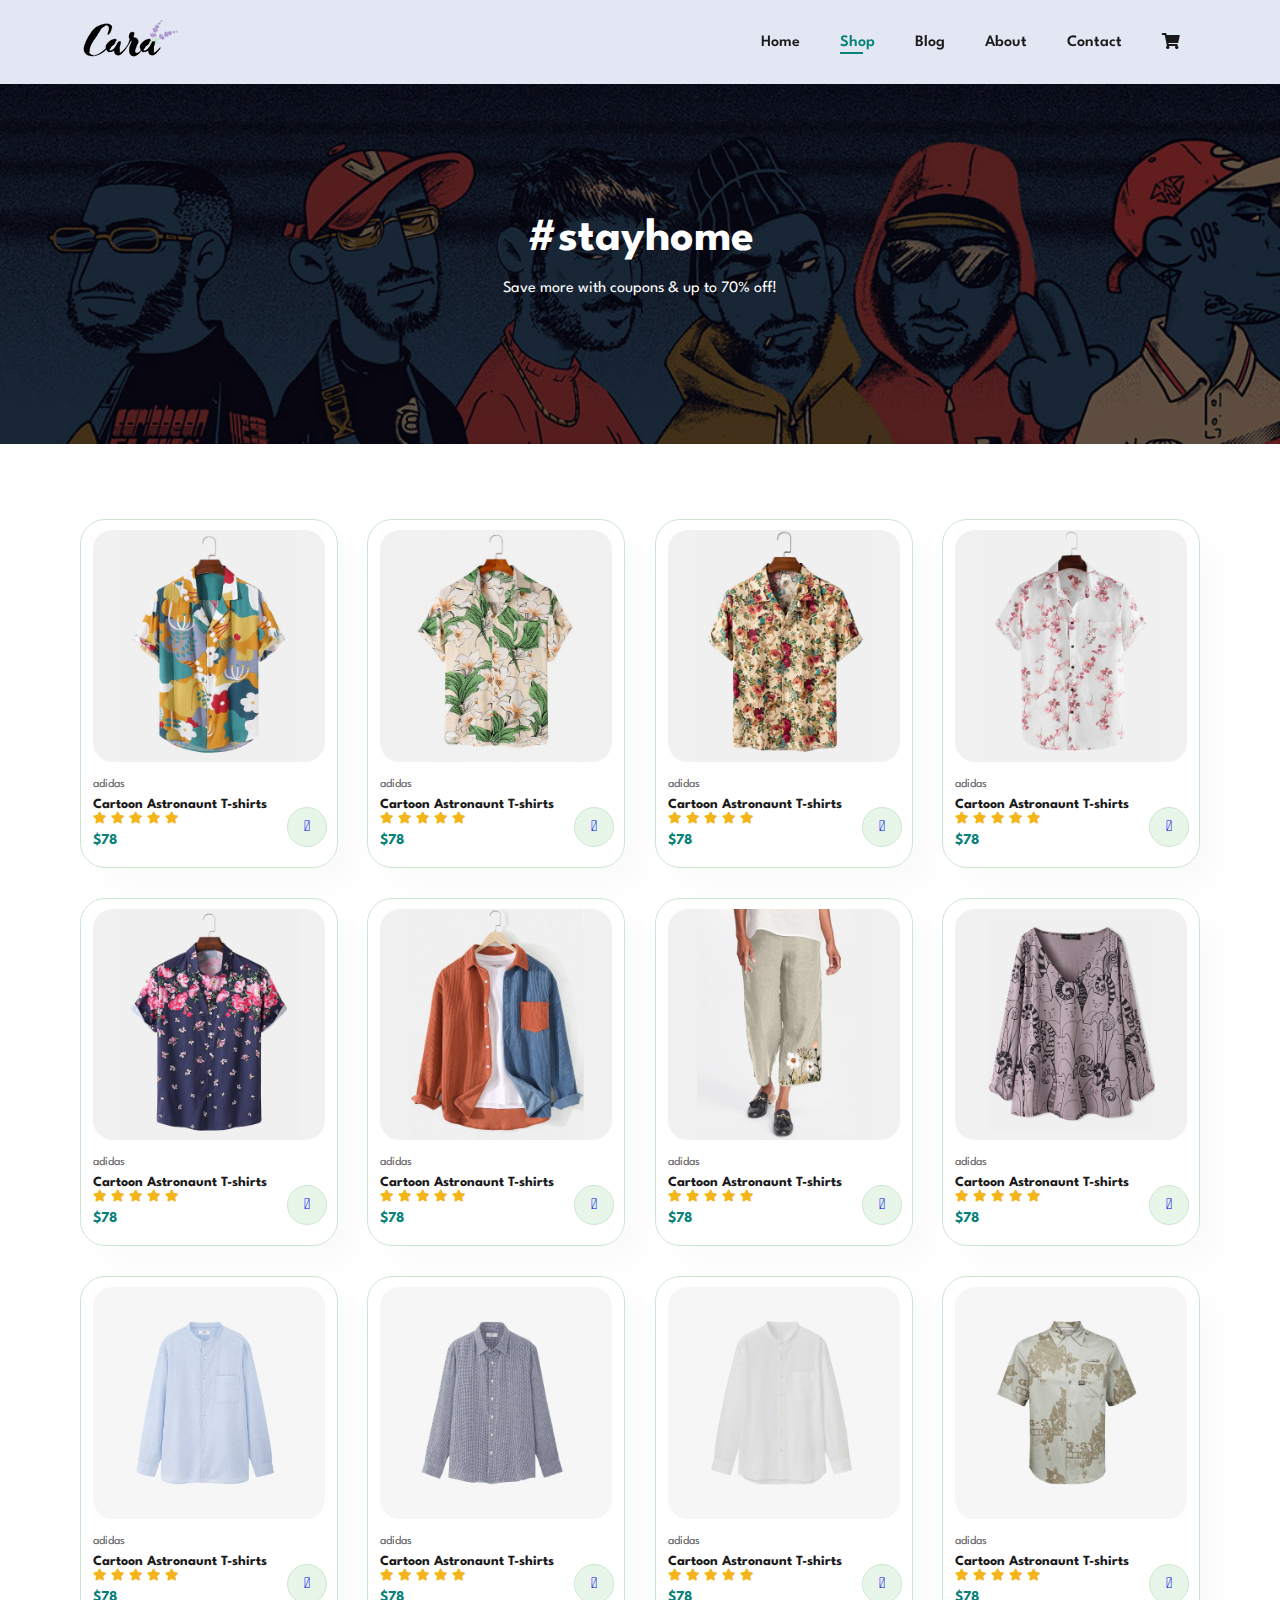
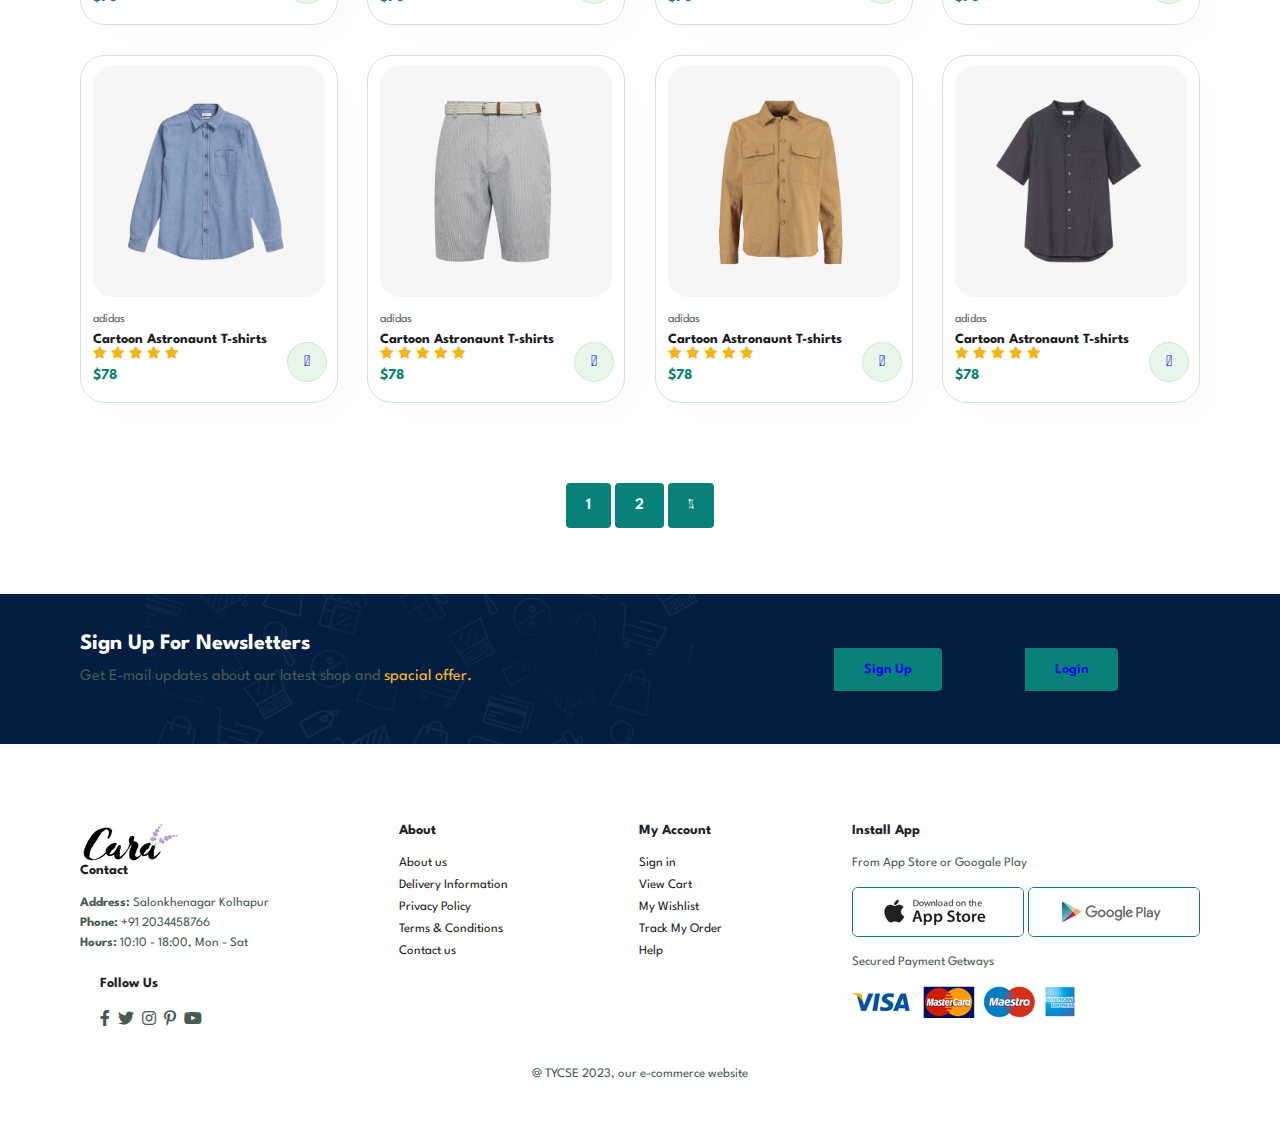
<file: Cara_Web/shop.html>
<!DOCTYPE html>
<html lang="en">

<head>
    <meta charset="UTF-8">
    <meta http-equiv="X-UA-Compatible" content="IE=edge">
    <meta name="viewport" content="width=device-width, initial-scale=1.0">
    <title>Tech2etc Ecommerce Tutorial</title>
    <link rel="stylesheet" href="https://pro.fontawesome.com/releases/v5.10.0/css/all.css" />

    <link rel="stylesheet" href="style.css">
</head>

<body>
    <section id="header">
        <a href="#"><img src="img/logo.png" alt=""></a>
        <div>
            <ul id="navbar">
                <li><a href="index.html">Home</a></li>
                <li><a class="active" href="shop.html">Shop</a></li>
                <li><a href="blog.html">Blog</a></li>
                <li><a href="about.html">About</a></li>
                <li><a href="contact.html">Contact</a></li>
                <li id="lg-bag"><a href="cart.html"><i class="fa fa-shopping-cart" aria-hidden="true"></i></a></li>
                <a href="#" id="close"><i class="far fa-times"></i></a>

            </ul>
        </div>

        <div id="mobile">

            <a href="cart.html"><i class="fa fa-shopping-cart" aria-hidden="true"></i></a>
            <i id="bar" class="fas fa-outdent"></i>
        </div>

    </section>

    <section id="page-header">

        <h2>#stayhome</h2>

        <p>Save more with coupons & up to 70% off!</p>

    </section>

    <section id="product1" class="section-p1">

        <div class="pro-container">
            <div class="pro" onclick="window.location.href='sproduct.html';">
                <img src="img/products/f1.jpg" alt="">
                <div class="des">
                    <span>adidas</span>
                    <h5>Cartoon Astronaunt T-shirts</h5>
                    <div class="star">
                        <i class="fas fa-star"></i>
                        <i class="fas fa-star"></i>
                        <i class="fas fa-star"></i>
                        <i class="fas fa-star"></i>
                        <i class="fas fa-star"></i>
                    </div>
                    <h4>$78</h4>

                </div>
                <a href="#"><i class="fal fa-shopping-cart cart"></i></a>
            </div>
            <div class="pro">
                <img src="img/products/f2.jpg" alt="">
                <div class="des">
                    <span>adidas</span>
                    <h5>Cartoon Astronaunt T-shirts</h5>
                    <div class="star">
                        <i class="fas fa-star"></i>
                        <i class="fas fa-star"></i>
                        <i class="fas fa-star"></i>
                        <i class="fas fa-star"></i>
                        <i class="fas fa-star"></i>
                    </div>
                    <h4>$78</h4>

                </div>
                <a href="#"><i class="fal fa-shopping-cart cart"></i></a>
            </div>
            <div class="pro">
                <img src="img/products/f3.jpg" alt="">
                <div class="des">
                    <span>adidas</span>
                    <h5>Cartoon Astronaunt T-shirts</h5>
                    <div class="star">
                        <i class="fas fa-star"></i>
                        <i class="fas fa-star"></i>
                        <i class="fas fa-star"></i>
                        <i class="fas fa-star"></i>
                        <i class="fas fa-star"></i>
                    </div>
                    <h4>$78</h4>

                </div>
                <a href="#"><i class="fal fa-shopping-cart cart"></i></a>
            </div>
            <div class="pro">
                <img src="img/products/f4.jpg" alt="">
                <div class="des">
                    <span>adidas</span>
                    <h5>Cartoon Astronaunt T-shirts</h5>
                    <div class="star">
                        <i class="fas fa-star"></i>
                        <i class="fas fa-star"></i>
                        <i class="fas fa-star"></i>
                        <i class="fas fa-star"></i>
                        <i class="fas fa-star"></i>
                    </div>
                    <h4>$78</h4>

                </div>
                <a href="#"><i class="fal fa-shopping-cart cart"></i></a>
            </div>
            <div class="pro">
                <img src="img/products/f5.jpg" alt="">
                <div class="des">
                    <span>adidas</span>
                    <h5>Cartoon Astronaunt T-shirts</h5>
                    <div class="star">
                        <i class="fas fa-star"></i>
                        <i class="fas fa-star"></i>
                        <i class="fas fa-star"></i>
                        <i class="fas fa-star"></i>
                        <i class="fas fa-star"></i>
                    </div>
                    <h4>$78</h4>

                </div>
                <a href="#"><i class="fal fa-shopping-cart cart"></i></a>
            </div>
            <div class="pro">
                <img src="img/products/f6.jpg" alt="">
                <div class="des">
                    <span>adidas</span>
                    <h5>Cartoon Astronaunt T-shirts</h5>
                    <div class="star">
                        <i class="fas fa-star"></i>
                        <i class="fas fa-star"></i>
                        <i class="fas fa-star"></i>
                        <i class="fas fa-star"></i>
                        <i class="fas fa-star"></i>
                    </div>
                    <h4>$78</h4>

                </div>
                <a href="#"><i class="fal fa-shopping-cart cart"></i></a>
            </div>
            <div class="pro">
                <img src="img/products/f7.jpg" alt="">
                <div class="des">
                    <span>adidas</span>
                    <h5>Cartoon Astronaunt T-shirts</h5>
                    <div class="star">
                        <i class="fas fa-star"></i>
                        <i class="fas fa-star"></i>
                        <i class="fas fa-star"></i>
                        <i class="fas fa-star"></i>
                        <i class="fas fa-star"></i>
                    </div>
                    <h4>$78</h4>

                </div>
                <a href="#"><i class="fal fa-shopping-cart cart"></i></a>
            </div>
            <div class="pro">
                <img src="img/products/f8.jpg" alt="">
                <div class="des">
                    <span>adidas</span>
                    <h5>Cartoon Astronaunt T-shirts</h5>
                    <div class="star">
                        <i class="fas fa-star"></i>
                        <i class="fas fa-star"></i>
                        <i class="fas fa-star"></i>
                        <i class="fas fa-star"></i>
                        <i class="fas fa-star"></i>
                    </div>
                    <h4>$78</h4>

                </div>
                <a href="#"><i class="fal fa-shopping-cart cart"></i></a>
            </div>



            <div class="pro">
                <img src="img/products/n1.jpg" alt="">
                <div class="des">
                    <span>adidas</span>
                    <h5>Cartoon Astronaunt T-shirts</h5>
                    <div class="star">
                        <i class="fas fa-star"></i>
                        <i class="fas fa-star"></i>
                        <i class="fas fa-star"></i>
                        <i class="fas fa-star"></i>
                        <i class="fas fa-star"></i>
                    </div>
                    <h4>$78</h4>

                </div>
                <a href="#"><i class="fal fa-shopping-cart cart"></i></a>
            </div>
            <div class="pro">
                <img src="img/products/n2.jpg" alt="">
                <div class="des">
                    <span>adidas</span>
                    <h5>Cartoon Astronaunt T-shirts</h5>
                    <div class="star">
                        <i class="fas fa-star"></i>
                        <i class="fas fa-star"></i>
                        <i class="fas fa-star"></i>
                        <i class="fas fa-star"></i>
                        <i class="fas fa-star"></i>
                    </div>
                    <h4>$78</h4>

                </div>
                <a href="#"><i class="fal fa-shopping-cart cart"></i></a>
            </div>
            <div class="pro">
                <img src="img/products/n3.jpg" alt="">
                <div class="des">
                    <span>adidas</span>
                    <h5>Cartoon Astronaunt T-shirts</h5>
                    <div class="star">
                        <i class="fas fa-star"></i>
                        <i class="fas fa-star"></i>
                        <i class="fas fa-star"></i>
                        <i class="fas fa-star"></i>
                        <i class="fas fa-star"></i>
                    </div>
                    <h4>$78</h4>

                </div>
                <a href="#"><i class="fal fa-shopping-cart cart"></i></a>
            </div>
            <div class="pro">
                <img src="img/products/n4.jpg" alt="">
                <div class="des">
                    <span>adidas</span>
                    <h5>Cartoon Astronaunt T-shirts</h5>
                    <div class="star">
                        <i class="fas fa-star"></i>
                        <i class="fas fa-star"></i>
                        <i class="fas fa-star"></i>
                        <i class="fas fa-star"></i>
                        <i class="fas fa-star"></i>
                    </div>
                    <h4>$78</h4>

                </div>
                <a href="#"><i class="fal fa-shopping-cart cart"></i></a>
            </div>
            <div class="pro">
                <img src="img/products/n5.jpg" alt="">
                <div class="des">
                    <span>adidas</span>
                    <h5>Cartoon Astronaunt T-shirts</h5>
                    <div class="star">
                        <i class="fas fa-star"></i>
                        <i class="fas fa-star"></i>
                        <i class="fas fa-star"></i>
                        <i class="fas fa-star"></i>
                        <i class="fas fa-star"></i>
                    </div>
                    <h4>$78</h4>

                </div>
                <a href="#"><i class="fal fa-shopping-cart cart"></i></a>
            </div>
            <div class="pro">
                <img src="img/products/n6.jpg" alt="">
                <div class="des">
                    <span>adidas</span>
                    <h5>Cartoon Astronaunt T-shirts</h5>
                    <div class="star">
                        <i class="fas fa-star"></i>
                        <i class="fas fa-star"></i>
                        <i class="fas fa-star"></i>
                        <i class="fas fa-star"></i>
                        <i class="fas fa-star"></i>
                    </div>
                    <h4>$78</h4>

                </div>
                <a href="#"><i class="fal fa-shopping-cart cart"></i></a>
            </div>
            <div class="pro">
                <img src="img/products/n7.jpg" alt="">
                <div class="des">
                    <span>adidas</span>
                    <h5>Cartoon Astronaunt T-shirts</h5>
                    <div class="star">
                        <i class="fas fa-star"></i>
                        <i class="fas fa-star"></i>
                        <i class="fas fa-star"></i>
                        <i class="fas fa-star"></i>
                        <i class="fas fa-star"></i>
                    </div>
                    <h4>$78</h4>

                </div>
                <a href="#"><i class="fal fa-shopping-cart cart"></i></a>
            </div>
            <div class="pro">
                <img src="img/products/n8.jpg" alt="">
                <div class="des">
                    <span>adidas</span>
                    <h5>Cartoon Astronaunt T-shirts</h5>
                    <div class="star">
                        <i class="fas fa-star"></i>
                        <i class="fas fa-star"></i>
                        <i class="fas fa-star"></i>
                        <i class="fas fa-star"></i>
                        <i class="fas fa-star"></i>
                    </div>
                    <h4>$78</h4>

                </div>
                <a href="#"><i class="fal fa-shopping-cart cart"></i></a>
            </div>
        </div>

    </section>

    <section id="pagination" class="section-p1">
        <a href="#">1</a>
        <a href="#">2</a>
        <a href="#"><i class="fal fa-long-arrow-alt-right"></i></a>
    </section>

    <section id="newsletter" class="section-p1 section-m1">
        <div class="newstext">
            <h4>Sign Up For Newsletters</h4>
            <p>Get E-mail updates about our latest shop and <span>spacial offer.</span></p>
        </div>

        <div class="form">

            <button class="normal"><a href="signup.html">Sign Up</a> </button>
            <button class="normal"><a href="login.html">Login</a> </button>
        </div>
    </section>

    <footer class="section-p1">
        <div class="col">
            <img class="logo" src="img/logo.png" alt="">
            <h4>Contact</h4>
            <p><strong>Address: </strong>Salonkhenagar Kolhapur</p>
            <p><strong>Phone: </strong>+91 2034458766</p>
            <p><strong>Hours: </strong>10:10 - 18:00, Mon - Sat</p>

            <div class="follow">
                <h4>Follow Us</h4>

                <div class="icon">
                    <i class="fab fa-facebook-f"></i>
                    <i class="fab fa-twitter"></i>
                    <i class="fab fa-instagram"></i>
                    <i class="fab fa-pinterest-p"></i>
                    <i class="fab fa-youtube"></i>
                </div>
            </div>
        </div>

        <div class="col">
            <h4>About</h4>
            <a href="#">About us</a>
            <a href="#">Delivery Information</a>
            <a href="#">Privacy Policy</a>
            <a href="#">Terms & Conditions</a>
            <a href="#">Contact us</a>

        </div>
        <div class="col">
            <h4>My Account</h4>
            <a href="#">Sign in</a>
            <a href="#">View Cart</a>
            <a href="#">My Wishlist</a>
            <a href="#">Track My Order</a>
            <a href="#">Help</a>

        </div>

        <div class="col install">
            <h4>Install App</h4>
            <p>From App Store or Googale Play</p>
            <div class="row">
                <img src="img/pay/app.jpg" alt="">
                <img src="img/pay/play.jpg" alt="">

            </div>
            <p>Secured Payment Getways</p>
            <img src="img/pay/pay.png" alt="">
        </div>

        <div class="copyright">
            <p>@ TYCSE 2023, our e-commerce website</p>
        </div>

    </footer>

    <script src="script.js"></script>
</body>

</html>
</file>
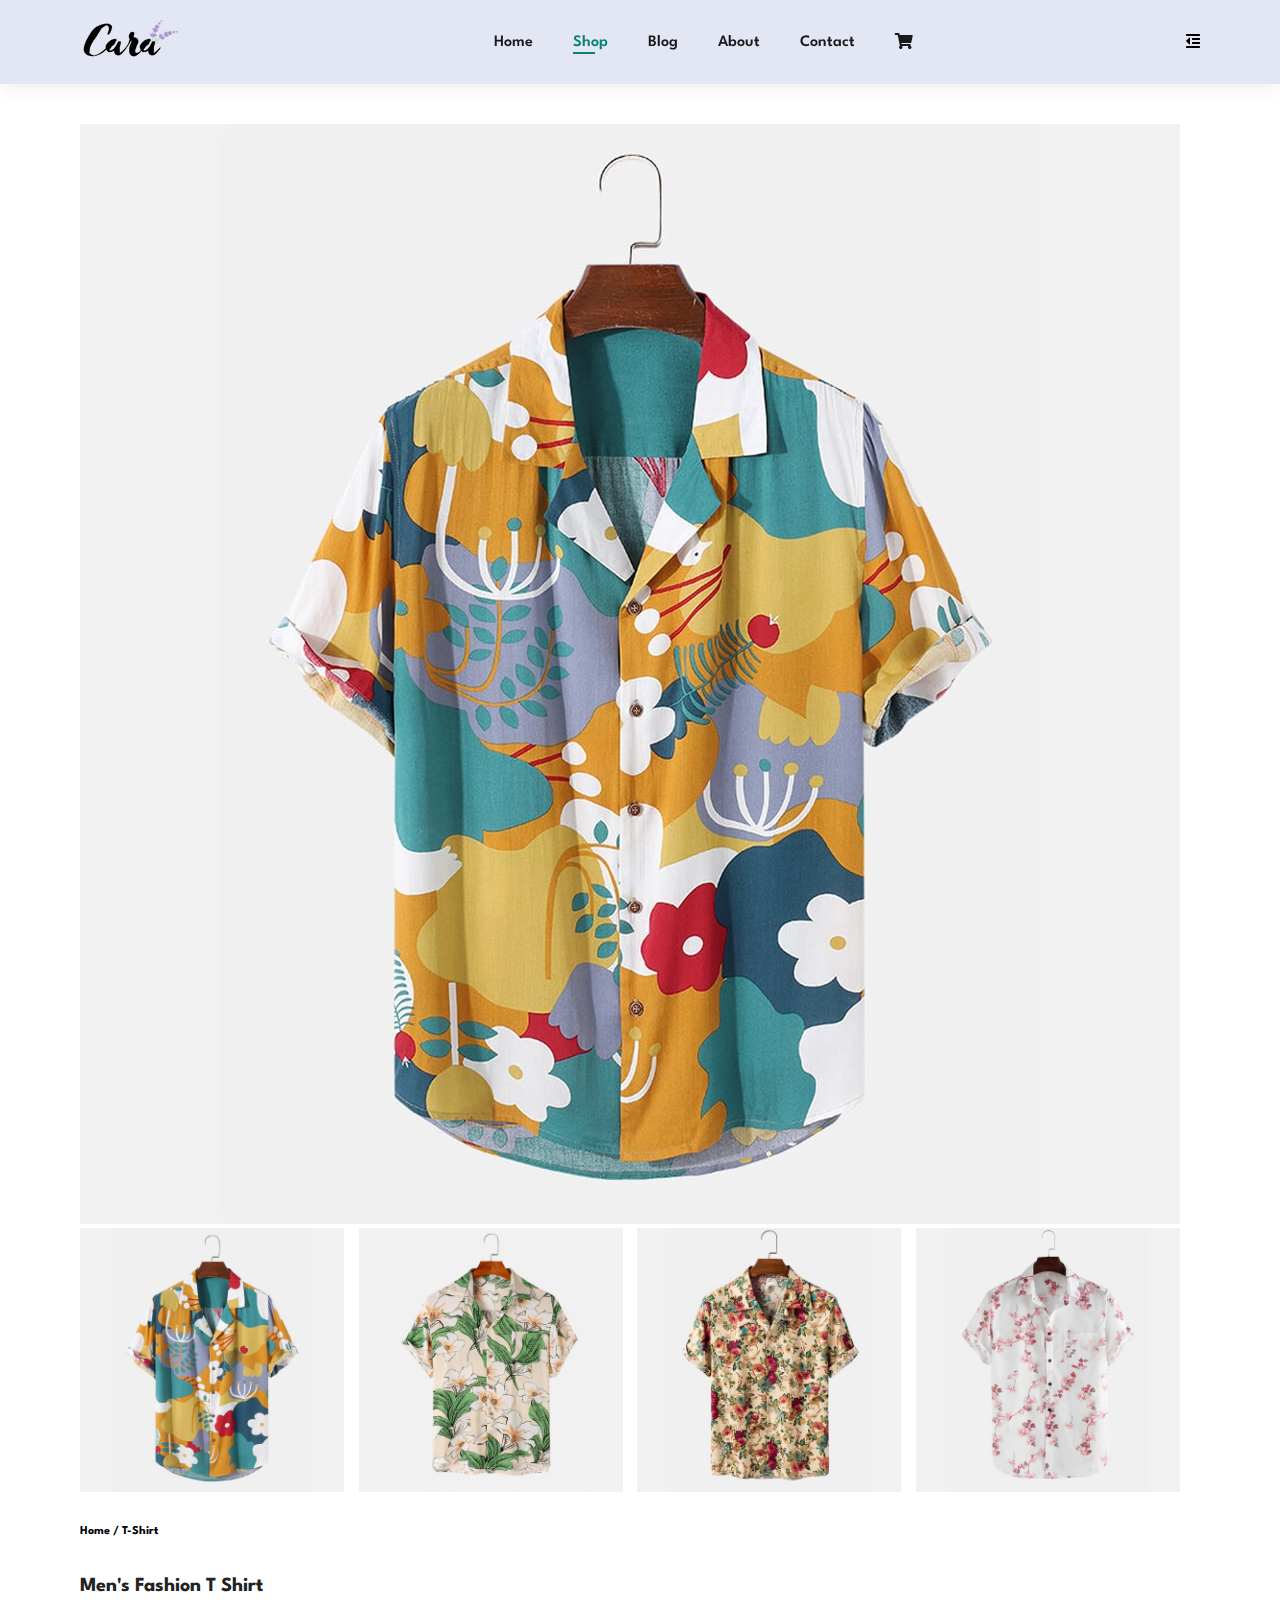
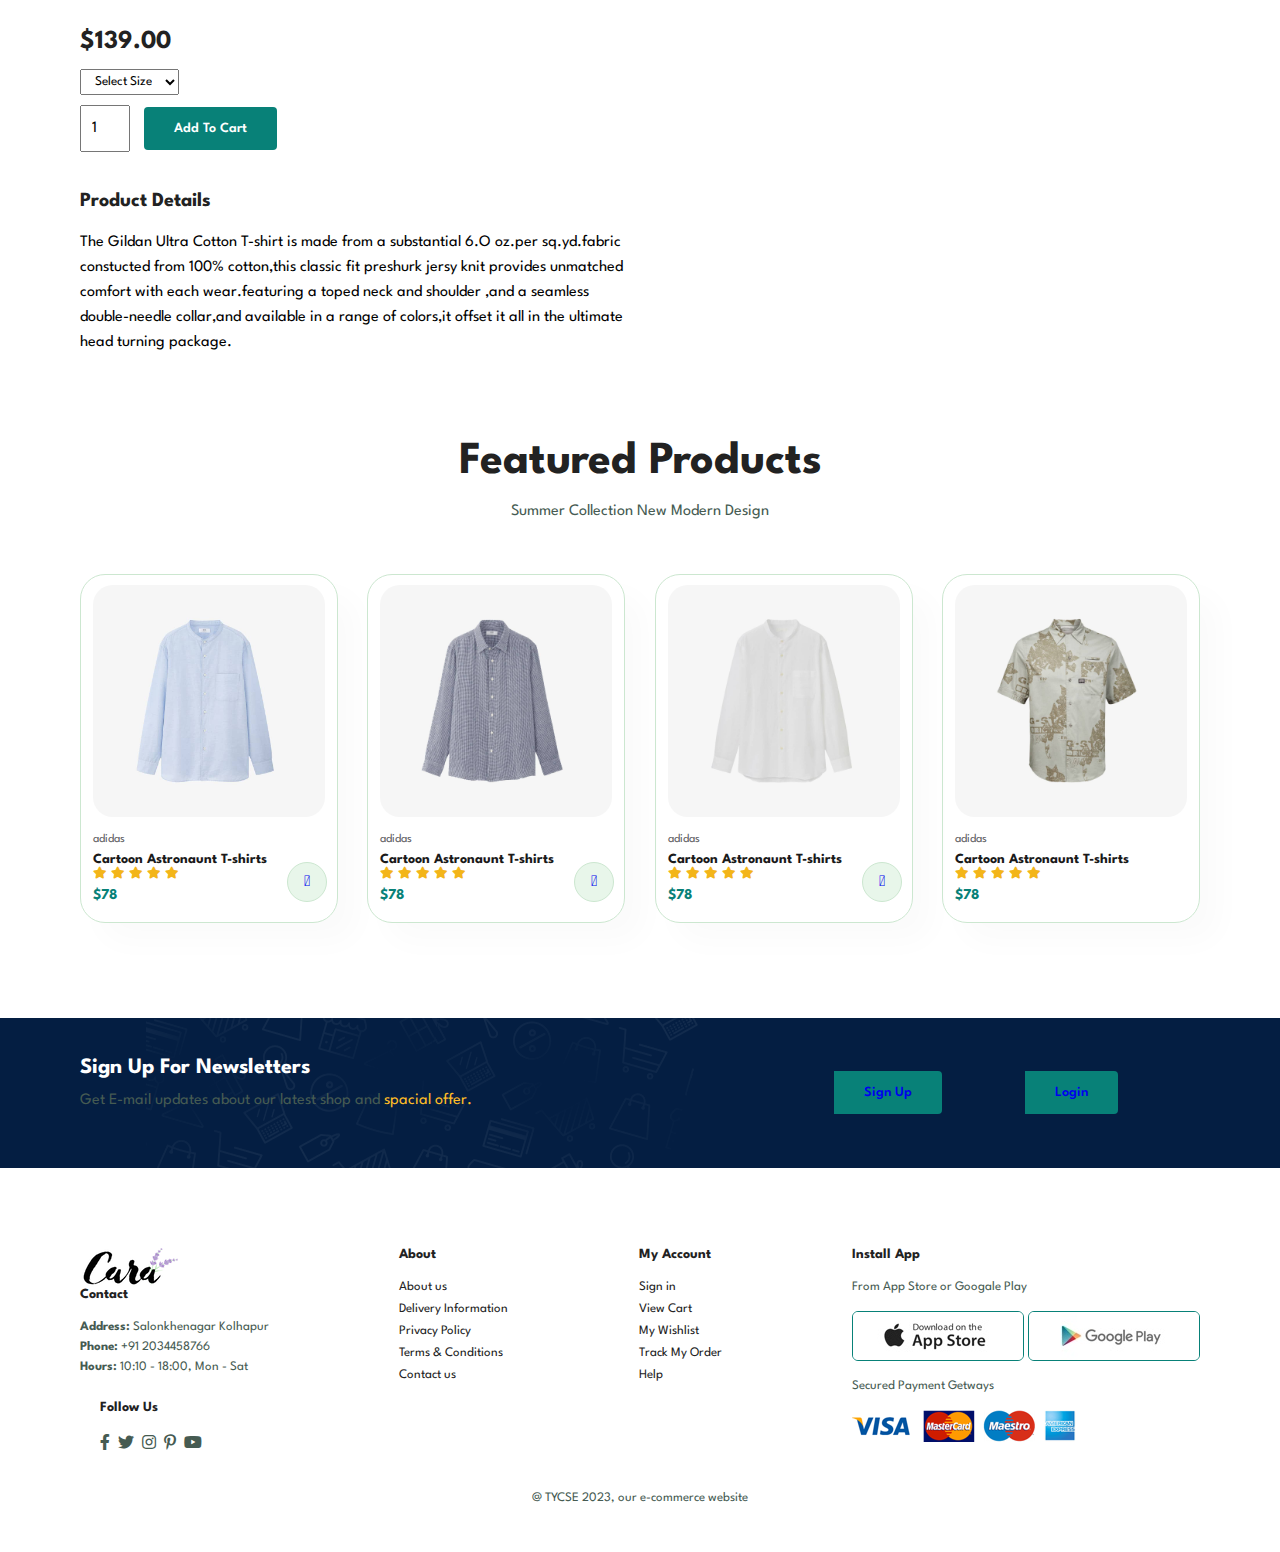
<file: Cara_Web/sproduct.html>
<!DOCTYPE html>
<html lang="en">

<head>
    <meta charset="UTF-8">
    <meta http-equiv="X-UA-Compatible" content="IE=edge">
    <meta name="viewport" content="width=device-width, initial-scale=1.0">
    <title>Tech2etc Ecommerce Tutorial</title>
    <link rel="stylesheet" href="https://pro.fontawesome.com/releases/v5.10.0/css/all.css" />

    <link rel="stylesheet" href="style.css">
</head>

<body>
    <section id="header">
        <a href="#"><img src="img/logo.png" alt=""></a>
        <div>
            <ul id="navbar">
                <li><a href="index.html">Home</a></li>
                <li><a class="active" href="shop.html">Shop</a></li>
                <li><a href="blog.html">Blog</a></li>
                <li><a href="about.html">About</a></li>
                <li><a href="contact.html">Contact</a></li>
                <li><a href="cart.html"><i class="fa fa-shopping-cart" aria-hidden="true"></i></a></li>

            </ul>
        </div>

        <div class="mobile">
            <i id="bar" class="fas fa-outdent"></i>
        </div>

    </section>

    <section id="prodetails" class="section-p1">
        <div class="single-pro-image">
            <img src="img/products/f1.jpg" width="100%" id="MainImg" alt="">
            <div class="small-img-group">
                <div class="small-img-col">
                    <img src="img/products/f1.jpg" width="100%" class="small-img" alt="">
                </div>
                <div class="small-img-col">
                    <img src="img/products/f2.jpg" width="100%" class="small-img" alt="">
                </div>
                <div class="small-img-col">
                    <img src="img/products/f3.jpg" width="100%" class="small-img" alt="">
                </div>
                <div class="small-img-col">
                    <img src="img/products/f4.jpg" width="100%" class="small-img" alt="">
                </div>

            </div>
        </div>
        <div class="single-pro-details">
            <h6>Home / T-Shirt</h6>
            <h4> Men's Fashion T Shirt </h4>
            <h2>$139.00</h2>
            <select>
                <option>Select Size</option>
                <option>XL</option>
                <option>XXL</option>
                <option>Small</option>
                <option>Large</option>

            </select>
            <input type="number" value="1">
            <button class="normal">Add To Cart</button>
            <h4>Product Details</h4>
            <span>
                The Gildan Ultra Cotton T-shirt is made from a substantial 6.O oz.per sq.yd.fabric constucted from 100%
                cotton,this classic fit preshurk jersy knit provides unmatched comfort with each wear.featuring a toped
                neck and shoulder ,and a seamless double-needle collar,and available in a range of colors,it offset it
                all in the ultimate head turning package.
            </span>


        </div>
    </section>

    <section id="product1" class="section-p1">
        <h2>Featured Products</h2>
        <p>Summer Collection New Modern Design</p>
        <div class="pro-container">
            <div class="pro">
                <img src="img/products/n1.jpg" alt="">
                <div class="des">
                    <span>adidas</span>
                    <h5>Cartoon Astronaunt T-shirts</h5>
                    <div class="star">
                        <i class="fas fa-star"></i>
                        <i class="fas fa-star"></i>
                        <i class="fas fa-star"></i>
                        <i class="fas fa-star"></i>
                        <i class="fas fa-star"></i>
                    </div>
                    <h4>$78</h4>

                </div>
                <a href="#"><i class="fal fa-shopping-cart cart"></i></a>
            </div>
            <div class="pro">
                <img src="img/products/n2.jpg" alt="">
                <div class="des">
                    <span>adidas</span>
                    <h5>Cartoon Astronaunt T-shirts</h5>
                    <div class="star">
                        <i class="fas fa-star"></i>
                        <i class="fas fa-star"></i>
                        <i class="fas fa-star"></i>
                        <i class="fas fa-star"></i>
                        <i class="fas fa-star"></i>
                    </div>
                    <h4>$78</h4>

                </div>
                <a href="#"><i class="fal fa-shopping-cart cart"></i></a>
            </div>
            <div class="pro">
                <img src="img/products/n3.jpg" alt="">
                <div class="des">
                    <span>adidas</span>
                    <h5>Cartoon Astronaunt T-shirts</h5>
                    <div class="star">
                        <i class="fas fa-star"></i>
                        <i class="fas fa-star"></i>
                        <i class="fas fa-star"></i>
                        <i class="fas fa-star"></i>
                        <i class="fas fa-star"></i>
                    </div>
                    <h4>$78</h4>

                </div>
                <a href="#"><i class="fal fa-shopping-cart cart"></i></a>
            </div>
            <div class="pro">
                <img src="img/products/n4.jpg" alt="">
                <div class="des">
                    <span>adidas</span>
                    <h5>Cartoon Astronaunt T-shirts</h5>
                    <div class="star">
                        <i class="fas fa-star"></i>
                        <i class="fas fa-star"></i>
                        <i class="fas fa-star"></i>
                        <i class="fas fa-star"></i>
                        <i class="fas fa-star"></i>
                    </div>
                    <h4>$78</h4>

                </div>




            </div>

    </section>

    <section id="newsletter" class="section-p1 section-m1">
        <div class="newstext">
            <h4>Sign Up For Newsletters</h4>
            <p>Get E-mail updates about our latest shop and <span>spacial offer.</span></p>
        </div>

        <div class="form">
           
            <button class="normal"><a href="signup.html">Sign Up</a> </button>
            <button class="normal"><a href="login.html">Login</a> </button>
        </div>
    </section>

    <footer class="section-p1">
        <div class="col">
            <img class="logo" src="img/logo.png" alt="">
            <h4>Contact</h4>
            <p><strong>Address: </strong>Salonkhenagar Kolhapur</p>
            <p><strong>Phone: </strong>+91 2034458766</p>
            <p><strong>Hours: </strong>10:10 - 18:00, Mon - Sat</p>

            <div class="follow">
                <h4>Follow Us</h4>

                <div class="icon">
                    <i class="fab fa-facebook-f"></i>
                    <i class="fab fa-twitter"></i>
                    <i class="fab fa-instagram"></i>
                    <i class="fab fa-pinterest-p"></i>
                    <i class="fab fa-youtube"></i>
                </div>
            </div>
        </div>

        <div class="col">
            <h4>About</h4>
            <a href="#">About us</a>
            <a href="#">Delivery Information</a>
            <a href="#">Privacy Policy</a>
            <a href="#">Terms & Conditions</a>
            <a href="#">Contact us</a>

        </div>
        <div class="col">
            <h4>My Account</h4>
            <a href="#">Sign in</a>
            <a href="#">View Cart</a>
            <a href="#">My Wishlist</a>
            <a href="#">Track My Order</a>
            <a href="#">Help</a>

        </div>

        <div class="col install">
            <h4>Install App</h4>
            <p>From App Store or Googale Play</p>
            <div class="row">
                <img src="img/pay/app.jpg" alt="">
                <img src="img/pay/play.jpg" alt="">

            </div>
            <p>Secured Payment Getways</p>
            <img src="img/pay/pay.png" alt="">
        </div>

        <div class="copyright">
            <p>@ TYCSE 2023, our e-commerce website</p>
        </div>

    </footer>

    <script>
        var MainImg = document.getElementById("MainImg");
        var smallimg = document.getElementsByClassName("small-img");
        smallimg[0].onclick = function () {
            MainImg.src = smallimg[0].src;
        }
        smallimg[1].onclick = function () {
            MainImg.src = smallimg[1].src;
        }
        smallimg[2].onclick = function () {
            MainImg.src = smallimg[2].src;
        }
        smallimg[3].onclick = function () {
            MainImg.src = smallimg[3].src;
        }

    </script>





    <script src="script.js"></script>
</body>

</html>
</file>
<file: Cara_Web/style.css>
@import url("https://fonts.googleapis.com/css2?family=Spartan:wght@100;200;300;400;500;600;700;800;900&display=swap");

* {
  margin: 0;
  padding: 0;
  box-sizing: border-box;
  font-family: "Spartan", sans-serif;
}

html {
  scroll-behavior: smooth;
}



h1 {
  font-size: 50px;
  line-height: 64px;
  color: #222;
}

h2 {
  font-size: 46px;
  line-height: 54px;
  color: #222;
}

h4 {
  font-size: 20px;
  color: #222;
}

h6 {
  font-weight: 700;
  font-size: 12px;
}

p {
  font-size: 16px;
  color: #465b52;
  margin: 15px 0 20px 0;
}

.section-p1 {
  padding: 40px 80px;
}

.section-m1 {
  margin: 40px 0;
}

button.normal {
  font-size: 14px;
  font-weight: 600;
  padding: 15px 30px;
  color: #000;
  background-color: #fff;
  border-radius: 4px;
  cursor: pointer;
  border: none;
  outline: none;
  transition: 0.2s;

}

button.white {
  font-size: 13px;
  font-weight: 600;
  padding: 11px 18px;
  color: #fff;
  background-color: transparent;
  border-radius: 4px;
  cursor: pointer;
  border: 1px solid #fff;
  outline: none;
  transition: 0.2s;

}

body {
  width: 100%;
}

#header {
  display: flex;
  align-items: center;
  justify-content: space-between;
  padding: 20px 80px;
  background-color: #E3E6F3;
  box-shadow: 0 5px 15px rgba(0, 0, 0, 0.06);
  z-index: 999;
  position: sticky;
  top: 0;
  left: 0;

}

#navbar {
  display: flex;
  align-items: center;
  justify-content: center;

}

#navbar li {
  list-style: none;
  padding: 0 20px;
  position: relative;
}

#navbar li a {
  text-decoration: none;
  font-size: 16px;
  font-weight: 600;
  color: #1a1a1a;
  transition: 0.3s ease;
}

#navbar li a:hover,
#navbar li a.active {
  color: #088178;
}

#navbar li a.active::after,
#navbar li a:hover::after {
  content: "";
  width: 30%;
  height: 2px;
  background: #088178;
  position: absolute;
  bottom: -4px;
  left: 20px;

}

#mobile {
  display: none;
  align-items: center;
}

#close {
  display: none;
}

#hero {
  background-image: url("img/hero4.png");
  height: 90vh;
  width: 100%;
  background-size: cover;
  background-position: top 25% right 0;
  padding: 0 80px;
  display: flex;
  flex-direction: column;
  align-items: flex-start;
  justify-content: center;

}

#hero h4 {
  padding-bottom: 15px;

}

#hero h1 {
  color: #088178;
}

#hero button {
  background-image: url("img/button.png");
  background-color: transparent;
  color: #088178;
  border: 0;
  padding: 14px 80px 14px 65px;
  cursor: pointer;
  font-weight: 700;
  font-size: 15px;
}

#feature {
  display: flex;
  align-items: center;
  justify-content: space-between;
  flex-wrap: wrap;
}

#feature .fe-box {
  width: 180px;
  text-align: center;
  padding: 25px 15px;
  box-shadow: 20px 20px 34px rgba(0, 0, 0, 0.03);
  border: 1px solid #cce7d0;
  border-radius: 4px;
  margin: 15px 0;


}

#feature .fe-box:hover {
  box-shadow: 10px 10px 54px rgba(70, 62, 221, 0.01);
}

#feature .fe-box img {
  width: 100%;
  margin-bottom: 10px;
}

#feature .fe-box h6 {
  display: inline-block;
  padding: 9px, 8px, 6px, 8px;
  line-height: 2;
  border-radius: 4px;
  color: #088178;
  background-color: #fddde4;
}

#feature .fe-box:nth-child(2) h6 {
  background-color: #cdebbc;

}

#feature .fe-box:nth-child(3) h6 {
  background-color: #d1e8f2;

}

#feature .fe-box:nth-child(4) h6 {
  background-color: #cdd4f8;

}

#feature .fe-box:nth-child(5) h6 {
  background-color: #f6dbf6;

}

#feature .fe-box:nth-child(6) h6 {
  background-color: #fff2e5;

}

#product1 {
  text-align: center;
}

#product1 .pro-container {
  display: flex;
  justify-content: space-between;
  padding-top: 20px;
  flex-wrap: wrap;
}

#product1 .pro {
  width: 23%;
  min-width: 250px;
  padding: 10px 12px;
  border: 1px solid #cce7d0;
  border-radius: 25px;
  cursor: pointer;
  box-shadow: 20px 20px 30px rgba(0, 0, 0, 0.02);
  margin: 15px 0;
  transition: 0.2s ease;
  position: relative;


}

#product1 .pro:hover {
  box-shadow: 20px 20px 30px rgba(0, 0, 0, 0.06);


}

#product1 .pro img {
  width: 100%;
  border-radius: 20px;
}

#product1 .pro .des {
  text-align: start;
  padding: 10px 0;
}

#product1 .pro .des span {
  color: #606063;
  font-size: 12px;
}

#product1 .pro .des h5 {
  padding-top: 7px;
  color: #1a1a1a;
  font-size: 14px;

}

#product1 .pro .des i {
  font-size: 12px;
  color: rgb(243, 181, 25);

}

#product1 .pro .des h4 {
  padding-top: 7px;
  font-size: 15px;
  font-weight: 700;
  color: #088178;
}

#product1 .pro .cart {
  width: 40px;
  height: 40px;
  line-height: 40px;
  border-radius: 50px;
  background-color: #e8f6ea;
  font-weight: 500;
  columns: #088178;
  border: 1px solid #cce7d0;
  position: absolute;
  bottom: 20px;
  right: 10px;
}

#banner {
  display: flex;
  flex-direction: column;
  justify-content: center;
  align-items: center;
  text-align: center;
  background-image: url("img/banner/b2.jpg");
  width: 100%;
  height: 40vh;
  background-size: cover;
  background-position: center;


}

#banner h4 {
  color: #fff;
  font-size: 16px;

}

#banner h2 {
  color: #fff;
  font-size: 30px;
  padding: 10px 0;

}

#banner h2 span {
  color: #ef3636;


}

#banner button:hover {
  background-color: #088178;
  color: #fff;
}

#sm-banner {
  display: flex;
  justify-content: space-between;
  flex-wrap: wrap;
}

#sm-banner .banner-box {
  display: flex;
  flex-direction: column;
  justify-content: center;
  align-items: start;
  /* text-align: center; */
  background-image: url("img/banner/b17.jpg");
  min-width: 580px;
  height: 50vh;
  background-size: cover;
  background-position: center;
  padding: 30px;
}

#sm-banner .banner-box2 {
  background-image: url("img/banner/b10.jpg");

}

#sm-banner h4 {
  color: #fff;
  font-size: 20px;
  font-weight: 300;


}

#sm-banner h2 {
  color: #fff;
  font-size: 28px;
  font-weight: 800;
}

#sm-banner span {
  color: #fff;
  font-size: 14px;
  font-weight: 500;
  padding-bottom: 15px;
}

#sm-banner .banner-box:hover button {
  background-color: #088178;
  border: 1px solid #088178;
}

#banner-3 {
  display: flex;
  justify-content: space-between;
  flex-wrap: wrap;
  padding: 0 80px;
}

#banner-3 .banner-box {
  display: flex;
  flex-direction: column;
  justify-content: center;
  align-items: flex-start;
  /* text-align: center; */
  background-image: url("img/banner/b7.jpg");
  min-width: 30%;
  height: 30vh;
  background-size: cover;
  background-position: center;
  padding: 20px;
  margin-bottom: 20px;
}

#banner-3 .banner-box2 {
  background-image: url("img/banner/b4.jpg");

}

#banner-3 .banner-box3 {
  background-image: url("img/banner/b18.jpg");

}

#banner-3 h2 {
  color: #fff;
  font-weight: 900;
  font-size: 22px;
}

#banner-3 h3 {
  color: #ec544c;
  font-weight: 800;
  font-size: 15px;
}

#newsletter {
  display: flex;
  justify-content: space-between;
  flex-wrap: wrap;
  align-items: center;
  background-image: url("img/banner/b14.png");
  background-repeat: no-repeat;
  background-position: 20% 30%;
  background-color: #041e42;
}

#newsletter h4 {
  font-size: 22px;
  font-weight: 700;
  color: #fff;
}

#newsletter p span {
  color: #ffbd27;
}

#newsletter .form {
  display: flex;
  justify-content: space-evenly;
  width: 40%;


}
#newsletter .form .normal a{
  text-decoration-line: none;
  
  
}

#newsletter input {
  height: 3.125rem;
  padding: 0 1.25em;
  font-size: 14px;
  width: 100%;
  border-radius: 4px;
  outline: none;
  border-top-right-radius: 0;
  border-bottom-right-radius: 0;

}

#newsletter button {
  background-color: #088178;
  color: #fff;
  white-space: nowrap;
  border-top-left-radius: 0;
  border-bottom-left-radius: 0;
}


footer {
  display: flex;
  flex-wrap: wrap;
  justify-content: space-between;
}

footer .col {
  display: flex;
  flex-direction: column;
  align-items: flex-start;
  margin-bottom: 20px;
}

footer.logo {
  margin-bottom: 30px;
}

footer h4 {
  font-size: 14px;
  padding-bottom: 20px;
}

footer p {
  font-size: 13px;
  margin: 0 0 8px 0;
}

footer a {
  font-size: 13px;
  text-decoration: none;
  color: #222;
  margin-bottom: 10px;

}

footer .follow {
  margin: 20px;

}

footer .follow i {
  color: #465b52;
  padding-right: 4px;
  cursor: pointer;
}

footer .install .row img {
  border: 1px solid #088178;
  border-radius: 6px;

}

footer .install img {
  margin: 10px 0 15px 0;
}

footer .follow i:hover,
footer a:hover {
  color: #088178;
}

footer .copyright {
  width: 100%;
  text-align: center;
}





/* Start Media Query */

@media (max-width:799px) {
  .section-p1 {
    padding: 40px 40px;
  }

  #navbar {
    display: flex;
    flex-direction: column;
    align-items: flex-start;
    justify-content: flex-start;
    position: fixed;
    top: 0;
    right: -300px;
    height: 100vh;
    width: 300px;
    background-color: #E3E6F3;
    box-shadow: 0 40px 60px rgba(0, 0, 0, 0.1);
    padding: 80px 0 0 10px;
    transition: 0.3s;

  }

  #navbar.active {
    right: 0px;
  }

  #navbar li {
    margin-bottom: 20px;
  }

  #mobile {
    display: flex;
    align-items: center;
  }

  #close {
    display: initial;
    position: absolute;
    top: 30px;
    left: 30px;
    color: #222;
    font-size: 24px;
  }

  #lg-bag {
    display: none;
  }

  #hero {
    height: 70vh;
    padding: 0 80px;
    background-position: top 30% right 30%;
  }

  #feature {
    justify-content: center;
  }

  #feature .fe-box {
    margin: 15px 15px;
  }

  #product1 .pro-container {
    justify-content: center;
  }

  #product1 .pro {
    margin: 15px;
  }

  #banner {
    height: 20vh;
  }

  #sm-banner .banner-box {
    min-width: 100%;
    height: 30vh;
  }

  #banner-3 {
    padding: 0 40px;
  }

  #banner-3 .banner-box {
    width: 28%;
  }

  #newsletter .form {
    width: 70%;
  }

  /* contact Media */
  /* #form-details{
    padding: 40px;
  }
  #form-details form{
    width: 50%; */


}

/* for iphone x or small devices */

/* @media (max-width: 477px) {
  .section-p1 {
    padding: 20px;
  }


  #header {
    padding: 10px 30px;


  }

  h1 {
    font-size: 38px;


  }

  h2 {
    font-size: 32px;
  }

  #hero {
    padding: 0 20px;
    background-position: 55%;

  }

  #feature {
    justify-content: space-between;
  }

  #feature .fe-box {
    width: 155px;
    margin: 0 0 15px 0;
  }

  #product .pro {
    width: 100%;
  }

  #banner {
    height: 40vh;
  }

  #sm-banner .banner-box {
    height: 40vh;

  }

  #sm-banner .banner-box2 {
    margin-top: 20px;
  }

  #banner-3 {
    padding: 0 20px;
  }

  #banner-3 .banner-box {
    width: 100%;
  }

  #newsletter {
    padding: 40px 20px;
  }

  #newsletter .form {
    width: 100%;
  }

  footer .copyright {
    text-align: start;
  }

} */



/* shop page */
#page-header {
  background-image: url("img/banner/b1.jpg");
  width: 100%;
  height: 40vh;
  background-size: cover;
  display: flex;
  justify-content: center;
  text-align: center;
  flex-direction: column;
  padding: 14px;

}

#page-header h2,
#page-header p {
  color: #fff;
}

#pagination {
  text-align: center;


}

#pagination a {
  text-decoration: none;
  background-color: #088178;
  padding: 15px 20px;
  border-radius: 4px;
  color: #fff;
  font-weight: 600;

}

#pagination a i {
  font: size 16px;
  font-weight: 600;
}

#prodetails {
  display: flex;
  margin-right: 20px;


}

#prodetails .sigle-pro-image {
  width: 40%;
  margin-right: 50px;

}

#prodetails .single-pro-details {
  width: 50%;
  padding-top: 30px;

}

#prodetails .single-pro-details h4 {
  padding: 40px 0 20px 0;

}

#prodetails .single-pro-details h2 {
  font-size: 26px;

}

#prodetails .single-pro-details select {
  display: block;
  padding: 5px 10px;
  margin-bottom: 10px;
}

#prodetails .single-pro-details input {
  width: 50px;
  height: 47px;
  padding-left: 10px;
  font-size: 16px;
  margin-right: 10px;

}

#prodetails .single-pro-details input:focus {
  outline: none;

}

#prodetails .single-pro-details button {

  background-color: #088178;
  color: #fff;

}

#prodetails .single-pro-details span {
  line-height: 25px;

}

.small-img-group {
  display: flex;
  justify-content: space-between;


}

.small-img-col {
  flex-basis: 24%;
  cursor: pointer;

}

#prodetails {
  display: flex;
  flex-direction: column;
}





/* Blog page  */
#page-header .blog-header {
  background-image: url("img/banner/b19.jpg");

}

#blog {
  padding: 150px 150px 0 150px;
}

#blog .blog-box {
  display: flex;
  align-items: center;
  width: 100%;
  position: relative;
  padding-bottom: 90px;
}

#blog .blog-img {
  width: 50%;
  margin-right: 40px;
}

#blog img {
  width: 100%;
  height: 300px;
  object-fit: cover;

}

#blog .blog-details {
  width: 50%;
}

#blog .blog-details a {
  text-decoration: none;
  font-size: 11px;
  color: #000;
  font-weight: 700;
  position: relative;
  transition: 0.3s;
}

#blog .blog-details a::after {
  content: "";
  width: 50px;
  height: 1px;
  background-color: #000;
  position: absolute;
  top: 4px;
  right: -60;

}

#blog .blog-details a:hover {
  color: #088178;
}

#blog .blog-details a:hover::after {
  background-color: #088178;
}

#blog .blog-box h1 {
  position: absolute;
  top: -40px;
  left: 0;
  font-size: 70px;
  font-weight: 700;
  color: #c9cbce;
  z-index: -9;
}


@media(max-width: 477px) {
  .section-p1 {
    padding: 20px;
  }

  #header {
    padding: 10px 30px;
  }

  h1 {
    font-size: 38px;
  }

  h2 {
    font-size: 32px;
  }

  #hero {
    padding: 0 20px;
    background-position: 55%;
  }

  #feature {
    justify-content: space-between;
  }

  #feature .fe-box {
    width: 155px;
    margin: 0 0 15px 0;
    ;
  }

  #product1 .pro {
    width: 100%;
  }

  #banner {
    height: 40vh;
  }

  #sm-banner .banner-box {
    height: 40vh;
  }

  #sm-banner .banner-box2 {
    margin-top: 20px;
  }

  #banner-3 {
    padding: 0 20px;
  }

  #banner-3 .banner-box {
    width: 100%;
  }

  #newsletter {
    padding: 40px 20px;
  }

  #newsletter .form {
    width: 100%;
  }

  footer .copyright {
    text-align: start;
  }

  /*single product*/
  #prodetails {
    display: flex;
    flex-direction: column;

  }

  #prodetails .single-pro-image {
    width: 100%;
    margin-right: 0px;
  }

  #prodetails .single-pro-details {
    width: 100%;
  }

  /*blog page media*/

  #blog {
    padding: 100px 20px 0 20px;
  }

  #blog .blog-box {
    display: flex;
    flex-direction: column;
    align-items: flex-start;

  }

  #blog .blog-img {
    width: 100%;
    margin-right: 0px;
    margin-bottom: 30px;
  }

  #blog .blog-details {
    width: 100%;

  }


  /* about media */

  #about-head {

    flex-direction: column;

  }

  #about-head img {
    width: 100%;
    margin-bottom: 20px;
  }

  #about-head div {
    padding-left: 0px;
  }

  #about-app .video {
    width: 100%;

  }

  /*contact media*/
  #contact-details {

    flex-direction: column;
  }

  #contact-details .details {
    width: 100%;
    margin-bottom: 30px;
  }

  #contact-details .map {
    width: 100%;

  }

  #form-details {
    margin: 10px;
    padding: 30px 10px;
    flex-wrap: wrap;


  }

  #form-details form {
    width: 100%;
    margin-bottom: 30px;
  }






}



/*About Page*/

#page-header.about-header {
  background-image: url(img/about/banner.png);
}

#about-head {
  display: flex;
  align-items: center;

}

#about-head img {
  width: 50%;
  height: auto;
}

#about-head div {
  padding-left: 40px;

}

#about-app {
  text-align: center;
}

#about-app .video {
  width: 70%;
  height: 100%;
  margin: 30px auto 0 auto;

}

#about-app .video video {
  width: 100%;
  height: 100%;
  border-radius: 20px;
}

/* About page

#about-head{
  flex-direction: column;
}

#about-head img{
  width: 100%;
  margin-bottom: 20px;
}

#about-head div{
  padding-left: 40px;
}

#about-app .video{
  width: 100%;
} */

/*contact page*/
#contact-details {
  display: flex;
  align-items: center;
  justify-content: space-between;
}

#contact-details .details {
  width: 40%;

}

#contact-details .details span,
#form-details form span {
  font-size: 12px;
}

#contact-details .details h2,
#form-details form h2 {
  font-size: 26px;
  line-height: 35px;
  padding: 20px 0;
}

#contact-details .details h3 {
  font-size: 16px;

  padding-bottom: 15px;
}

#contact-details .details li {
  list-style: none;
  display: flex;
  padding: 10px 0;

}

#contact-details .details li i {
  font-size: 14px;
  padding-right: 22px;
}

#contact-details .details li p {
  margin: 0;
  font-size: 14px;
}

#contact-details .map {
  width: 55%;
  height: 400px;
}

#contact-details .map iframe {
  width: 100%;
  height: 100%;

}

#form-details {
  display: flex;
  justify-content: space-between;
  margin: 30px;
  padding: 80px;
  border: 1px solid #e1e1e1;
}

#form-details form {
  width: 65%;
  display: flex;
  flex-direction: column;
  align-items: flex-start;

}

#form-details form input,
#form-details form textarea {
  width: 100%;
  padding: 12px 15px;
  outline: none;
  margin-bottom: 20px;
  border: 1px solid #e1e1e1;

}

#form-details form button {
  background-color: #088178;
  color: #fff;
}

#form-details .people div {
  padding-bottom: 25px;
  display: flex;
  align-items: flex-start;
}

#form-details .people div img {
  width: 65px;
  height: 65px;
  object-fit: cover;
  margin-right: 15px;
}

#form-details .people div p {
  margin: 0;
  font-size: 13px;
  line-height: 25px;
}

#form-details .people div p span {
  display: block;
  font-size: 16px;
  font-weight: 600;
  color: #000;
}


/*-------------------------------- Cart Page -----------------------------------*/
#cart table{
  width: 100%;
  border-collapse: collapse;
  table-layout: fixed;
  white-space: nowrap;
}
#cart table img{
  width: 70px;
}
#cart table td:nth-child(1){
  width: 100px;
  text-align: center;
}
#cart table td:nth-child(2){
  width: 150px;
  text-align: center;
}
#cart table td:nth-child(3){
  width: 250px;
  text-align: center;
}
#cart table td:nth-child(4),#cart table td:nth-child(5),#cart table td:nth-child(6){
  width: 150px;
  text-align: center;
}
#cart table td:nth-child(5) input{
  width: 70px;
  padding: 10px 5px 10px 15px;
}
#cart table thead{
  border: 1px solid #e2e9e1;
  border-left: none;
  border-right: none;
}
#cart table thead td{
  font-weight: 700;
  text-transform: uppercase;
  font-size: 13px;
  padding: 18px 0;
}
#cart table tbody tr td{
  padding-top: 15px;
}
#cart table tbody td{
  font-size: 13px;
}

#cart-add{
  display: flex;
  flex-wrap: wrap;
  justify-content: space-between;
}

#copon{
  width: 50%;
  margin-bottom: 30px;
}

#copon h3{
  padding-bottom: 15px;
}

#copon input{
  padding: 10px 20px;
  outline: none;
  width: 60%;
  margin-right: 10px;
  border: 1px solid #e2e9e1;
}

#button{
  background-color: #088178;
  color: #fff;
  padding: 12px 20px;
}

#subtotal{
  width: 50%;
  margin-bottom: 30px ;
  border: 1px solid #e2e9e1;
  padding: 30px;
}
</file>
